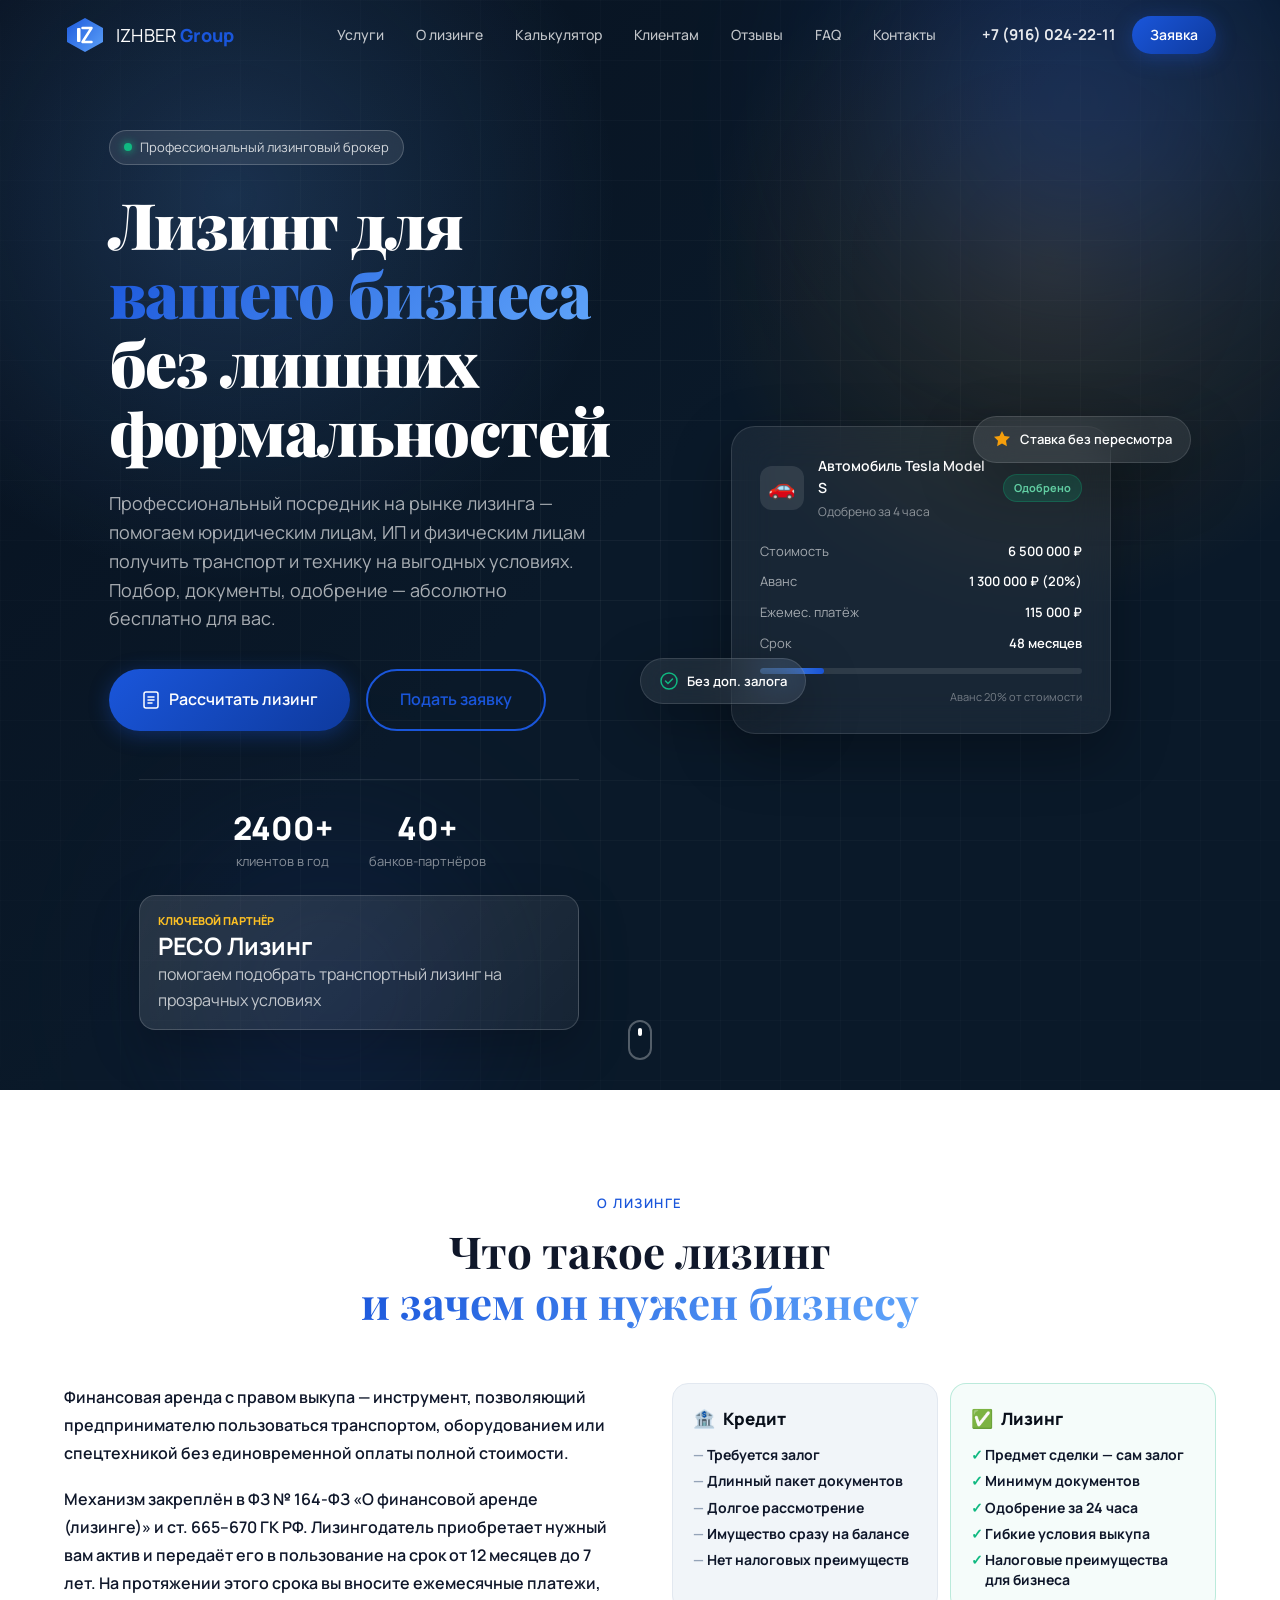
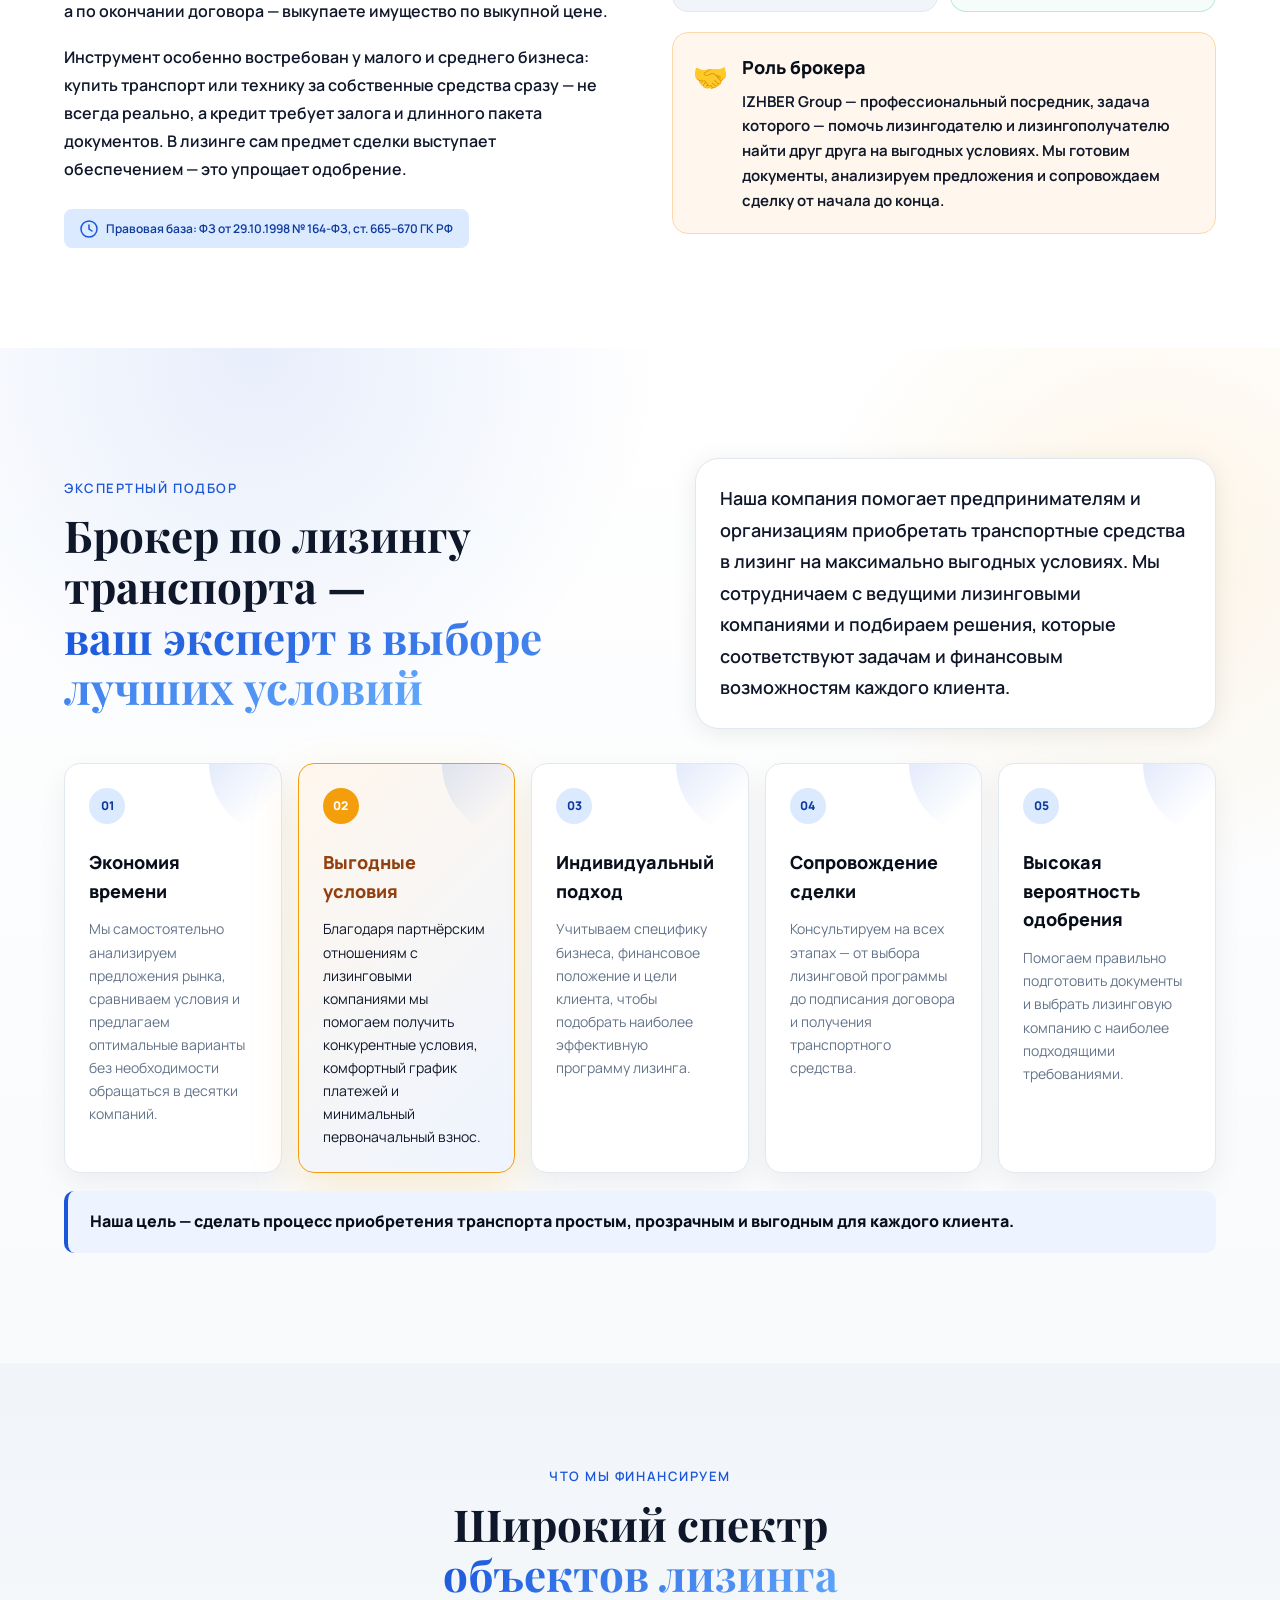
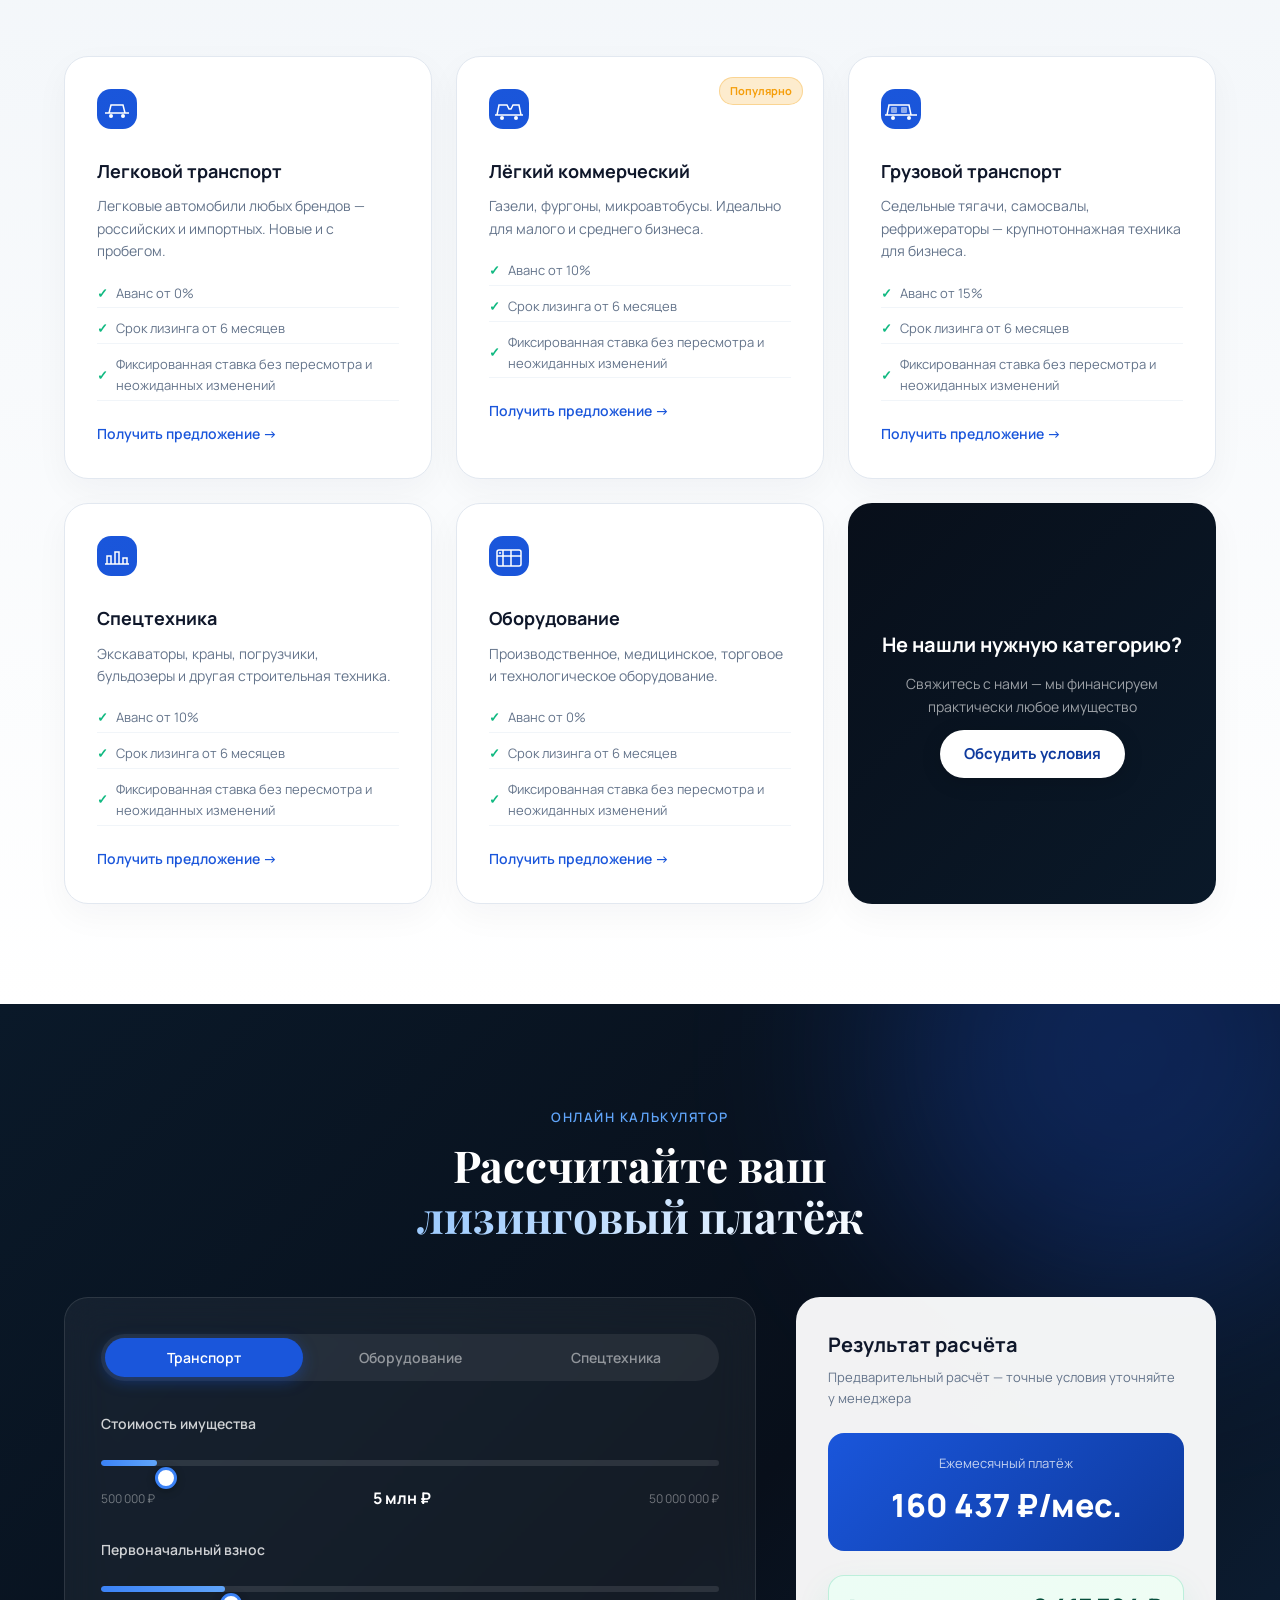
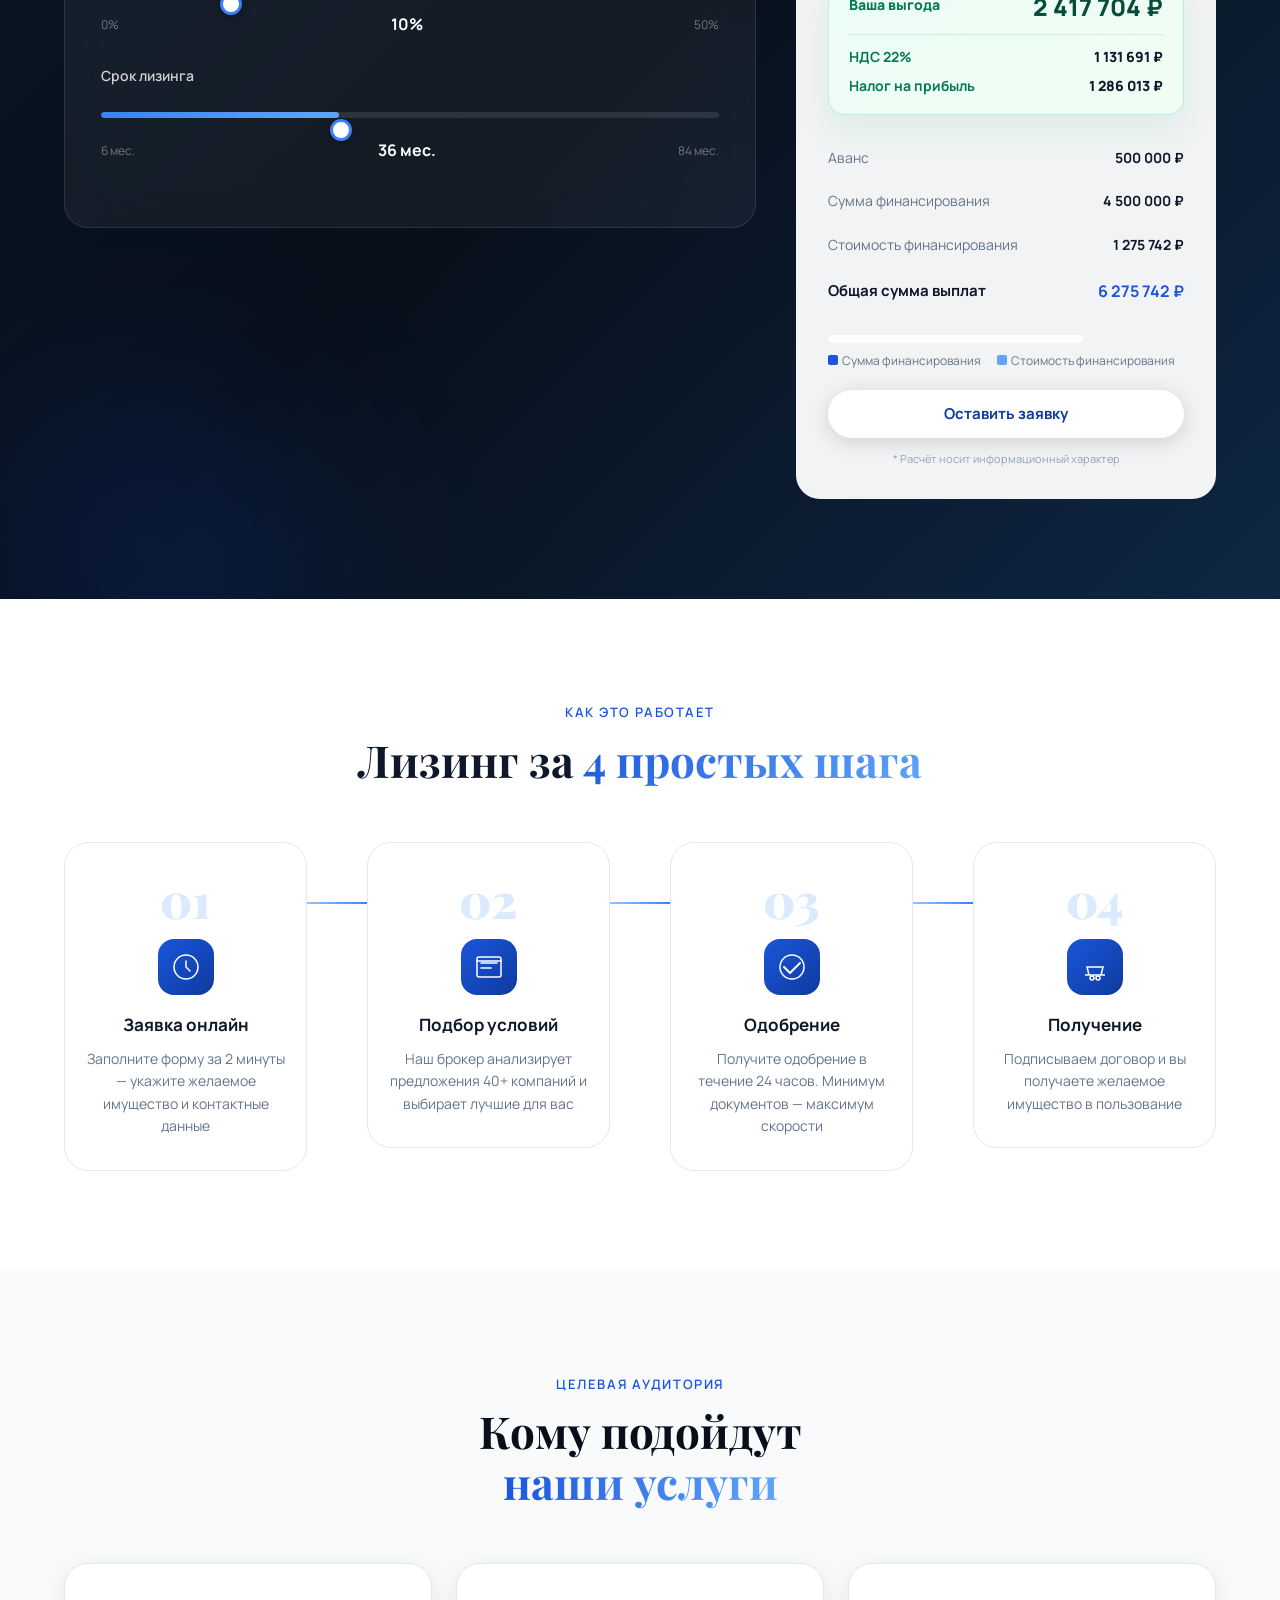
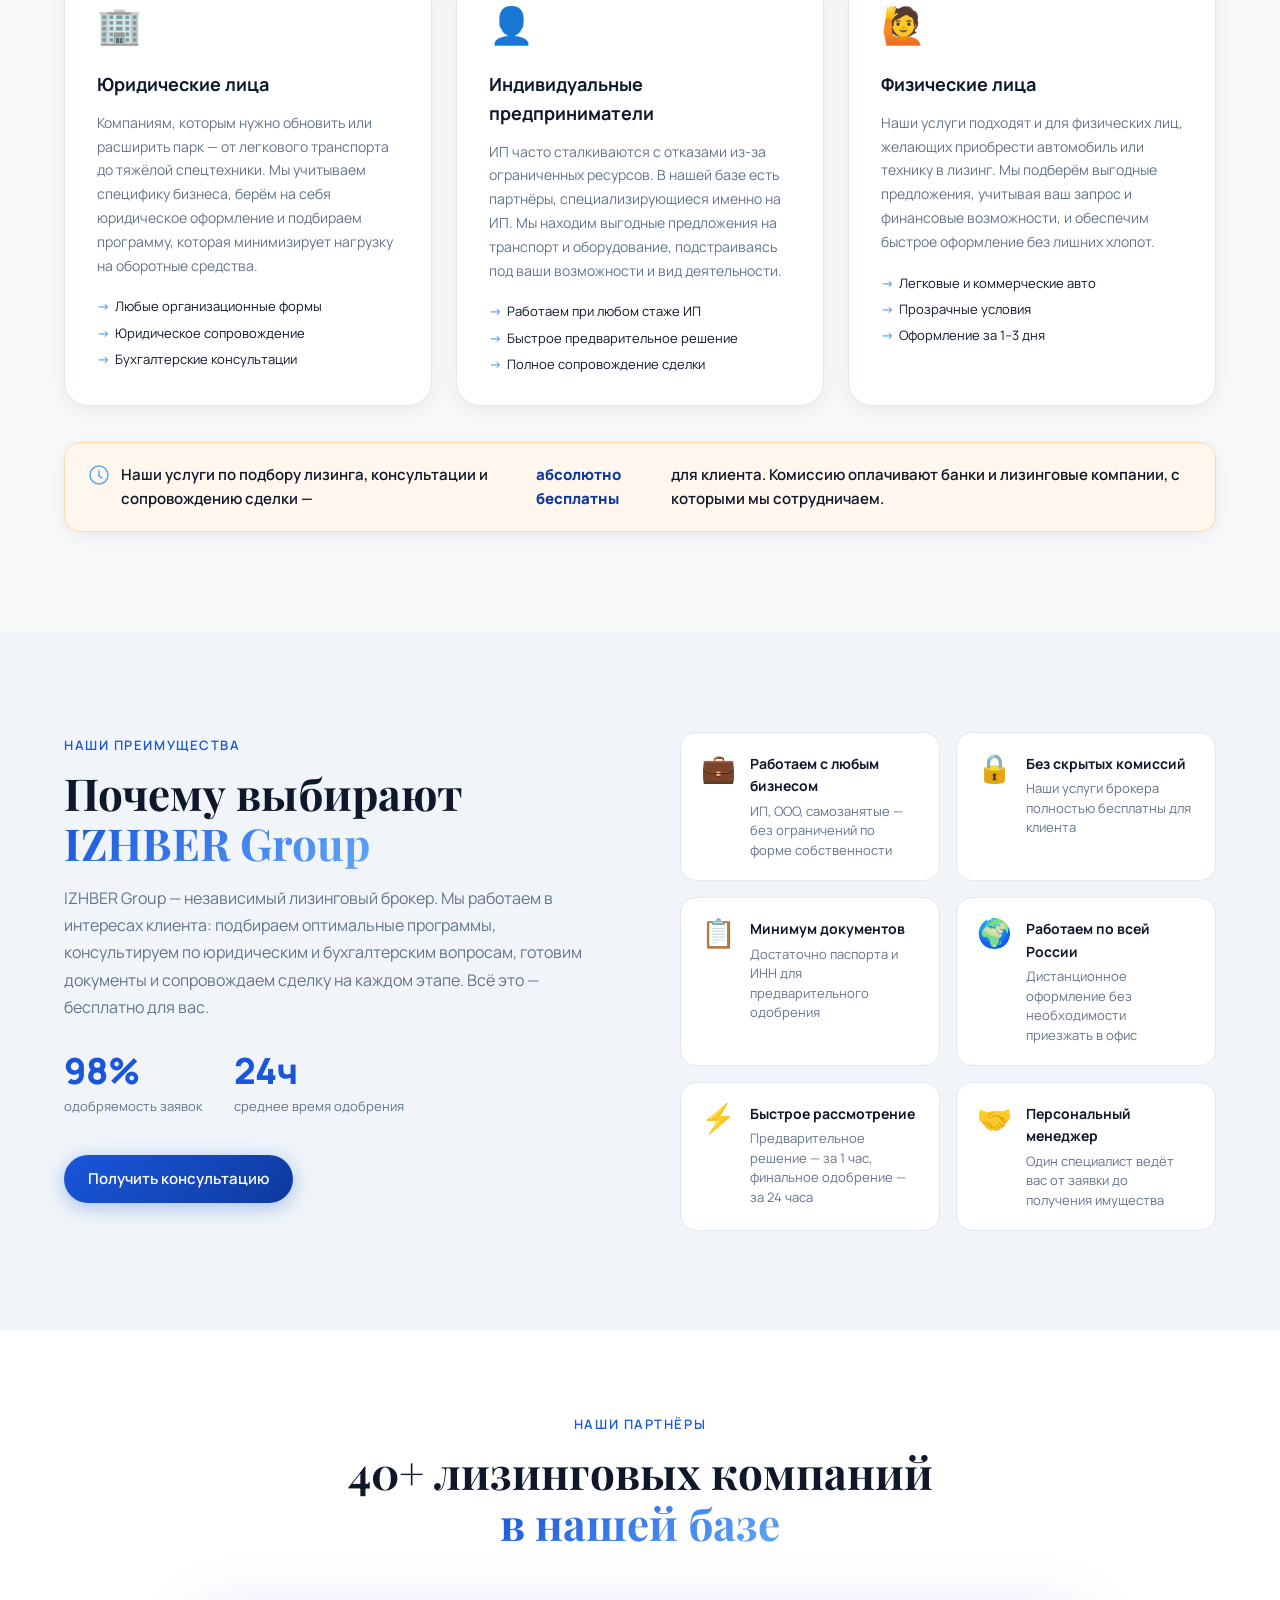
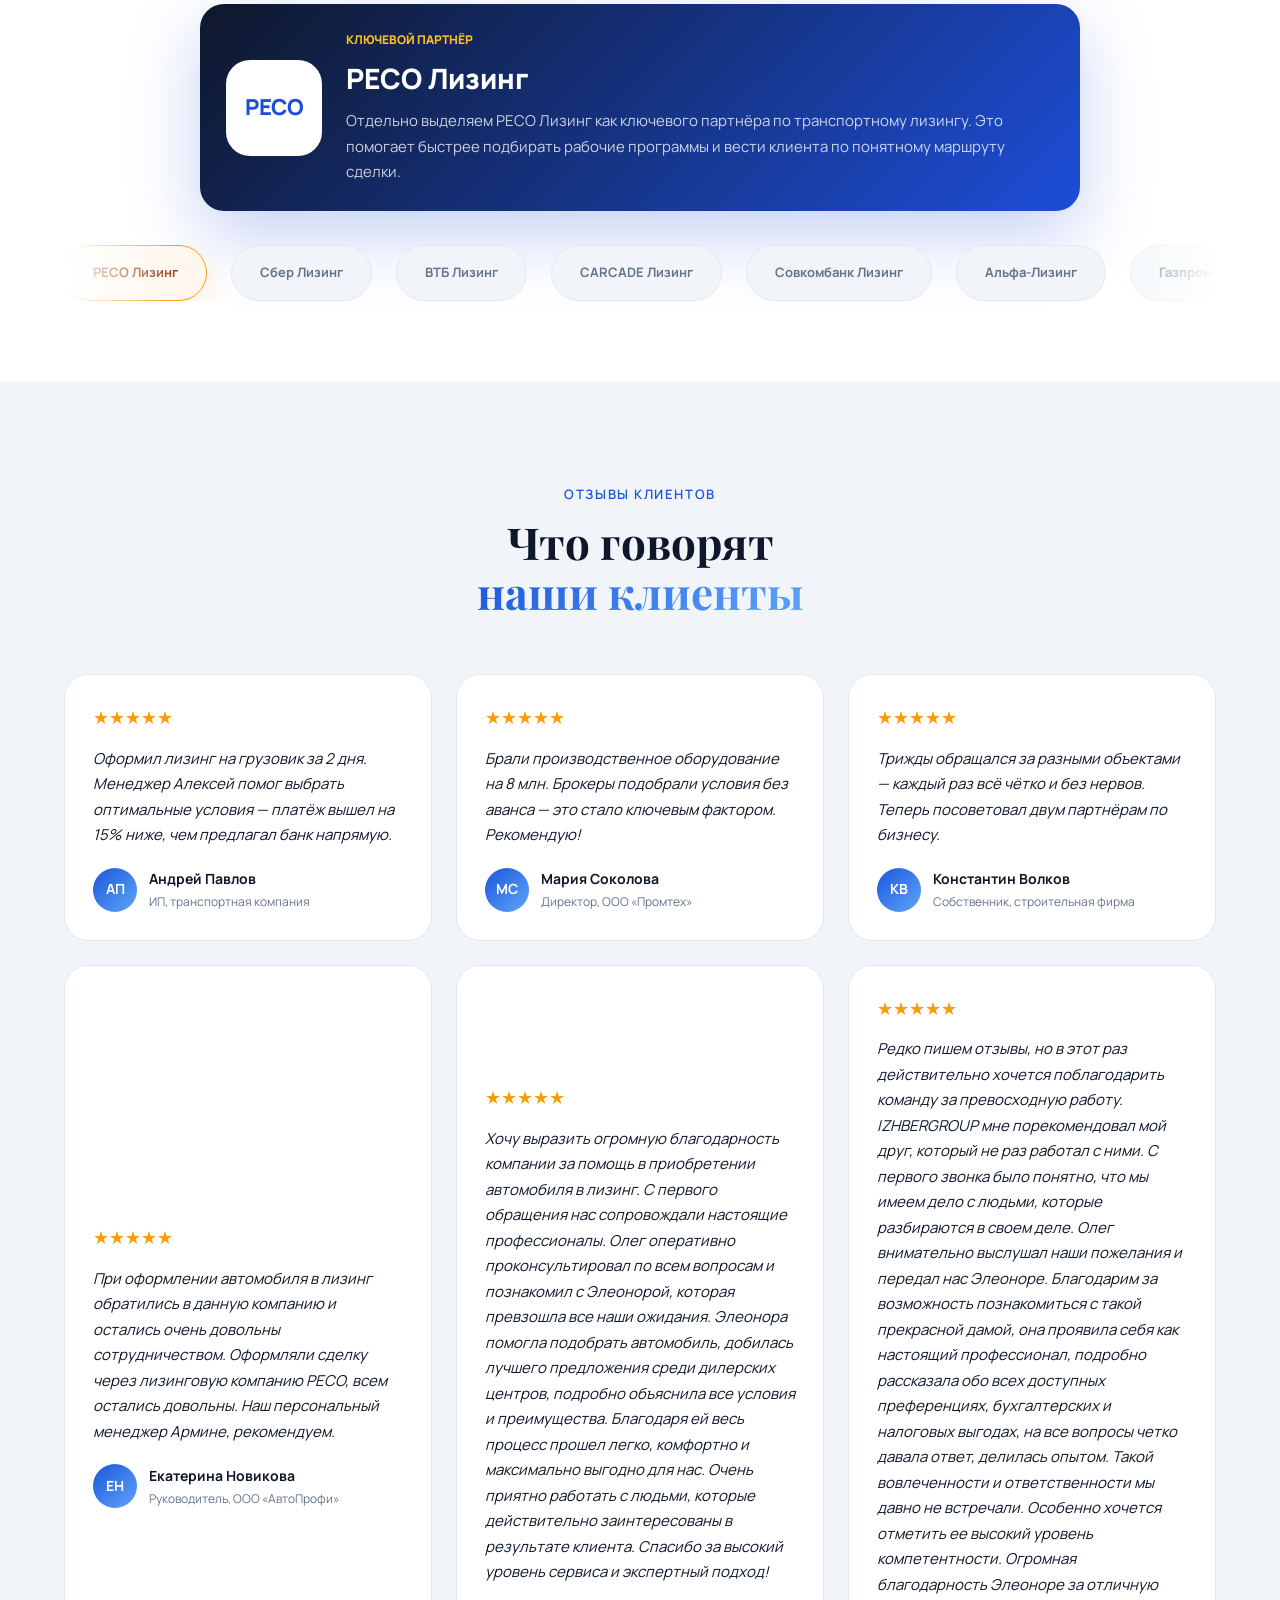
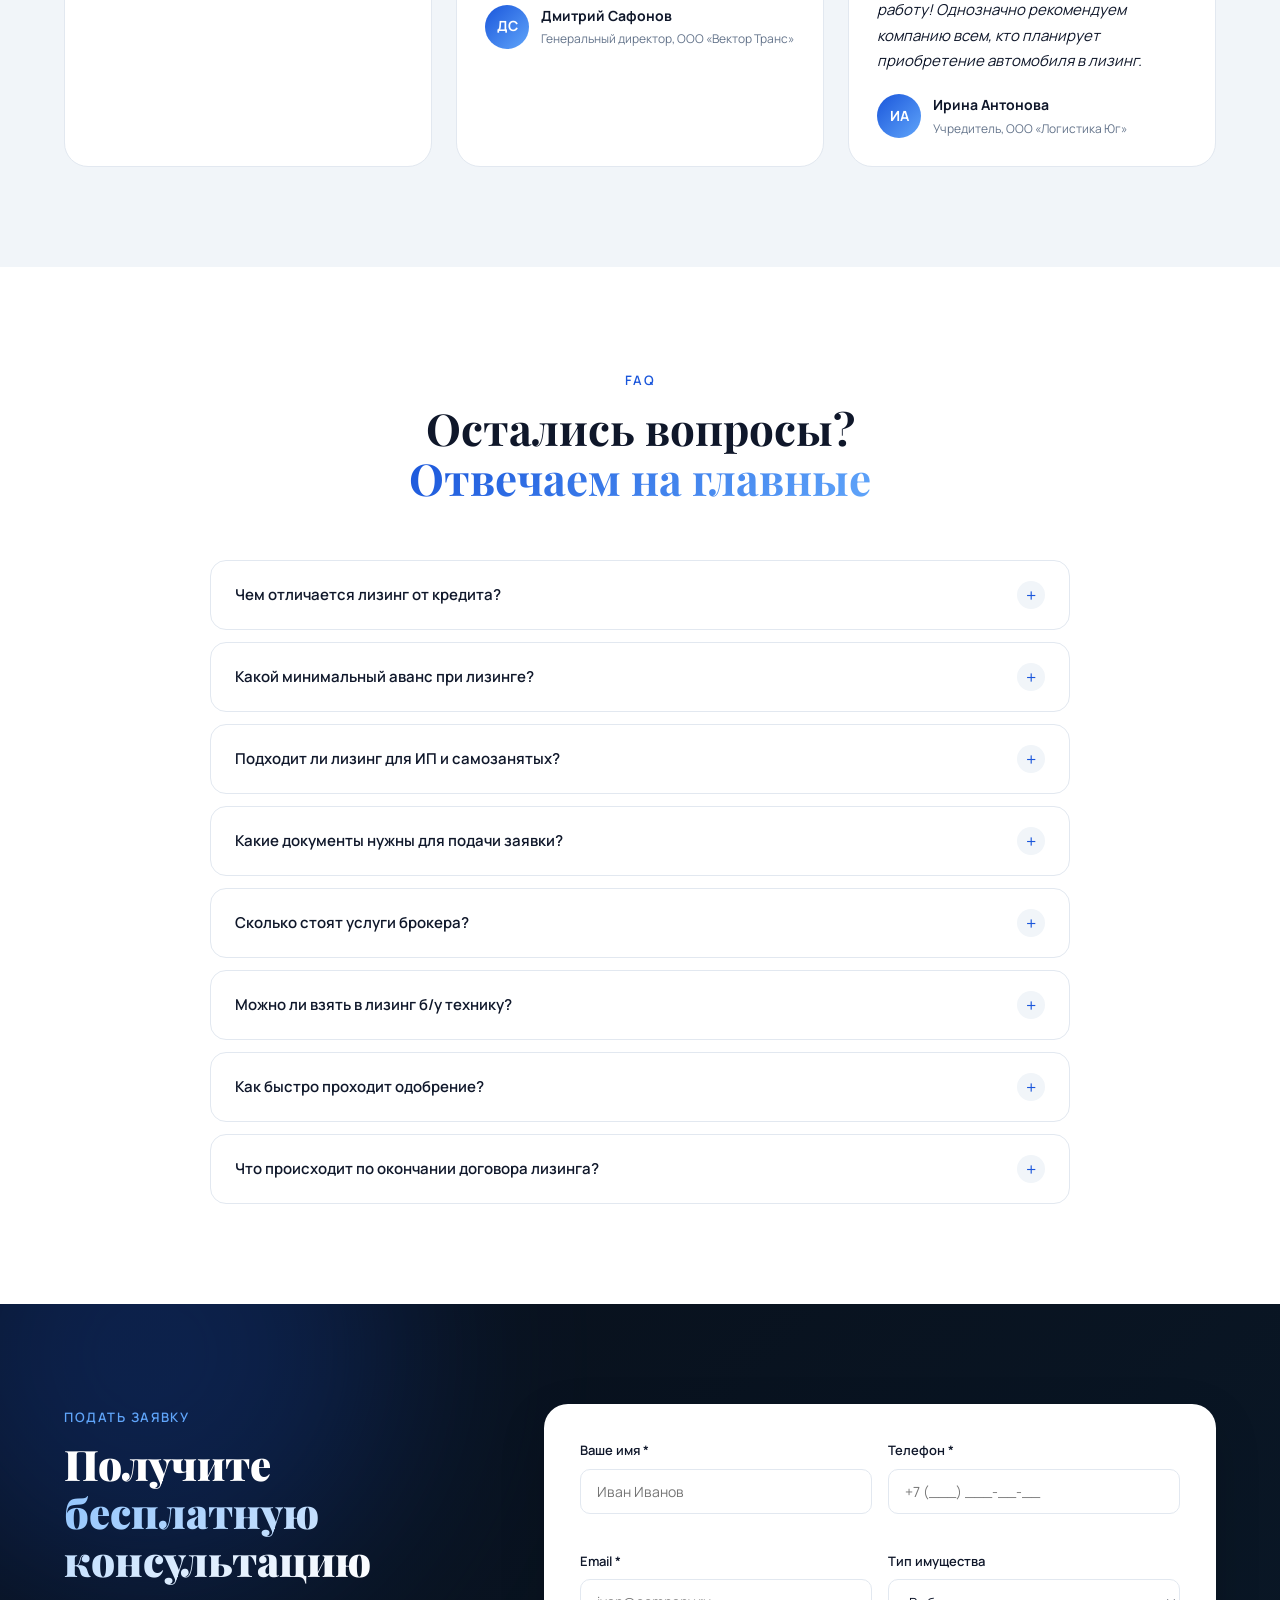
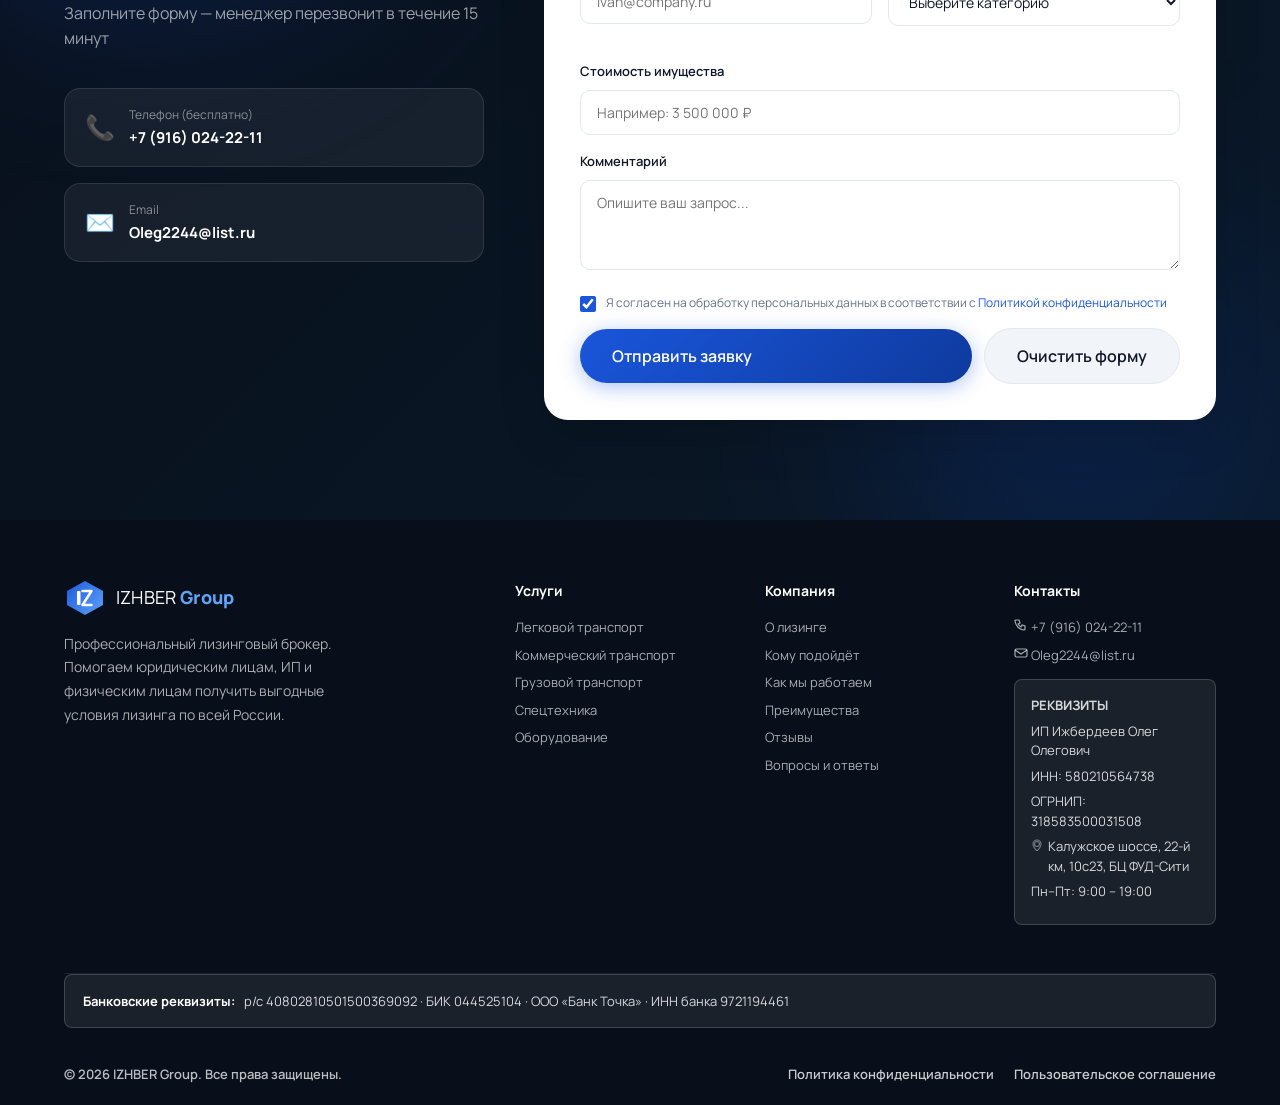
<file: index.html>
<!DOCTYPE html>
<html lang="ru">
<head>
  <meta charset="UTF-8" />
  <meta name="viewport" content="width=device-width, initial-scale=1.0" />
  <title>IZHBER Group — Финансовый брокер</title>
  <link rel="stylesheet" href="styles.css?v=calc-tax-benefit" />
  <link rel="preconnect" href="https://fonts.googleapis.com">
  <link href="https://fonts.googleapis.com/css2?family=Manrope:wght@300;400;500;600;700;800&family=Playfair+Display:wght@700;900&display=swap" rel="stylesheet">
</head>
<body>

<!-- HEADER -->
<header class="header" id="header">
  <div class="header__inner">
    <a href="#" class="logo">
      <span class="logo__icon">
        <svg width="42" height="36" viewBox="0 0 42 36" fill="none" xmlns="http://www.w3.org/2000/svg">
          <defs>
            <linearGradient id="lg1" x1="0" y1="0" x2="42" y2="36" gradientUnits="userSpaceOnUse">
              <stop stop-color="#1a56db"/>
              <stop offset="1" stop-color="#60a5fa"/>
            </linearGradient>
          </defs>
          <!-- Hexagon shape -->
          <path d="M21 1 L39 11 L39 25 L21 35 L3 25 L3 11 Z" fill="url(#lg1)"/>
          <!-- I letter bold -->
          <rect x="13" y="11" width="3.5" height="14" rx="1" fill="white"/>
          <!-- Z letter -->
          <path d="M18.5 11h9l-9 14h9" stroke="white" stroke-width="2.5" stroke-linecap="round" stroke-linejoin="round" fill="none"/>
        </svg>
      </span>
      <span class="logo__text">IZHBER <strong>Group</strong></span>
    </a>
    <nav class="nav" id="nav">
      <a href="#services" class="nav__link">Услуги</a>
      <a href="#about-leasing" class="nav__link">О лизинге</a>
      <a href="#calculator" class="nav__link">Калькулятор</a>
      <a href="#who" class="nav__link">Клиентам</a>
      <a href="#reviews" class="nav__link">Отзывы</a>
      <a href="#faq" class="nav__link">FAQ</a>
      <a href="#contact" class="nav__link">Контакты</a>
    </nav>
    <div class="header__cta">
      <a href="tel:+79160242211" class="header__phone">+7 (916) 024-22-11</a>
      <a href="#form" class="btn btn--primary btn--sm">Заявка</a>
    </div>
    <button class="burger" id="burger" aria-label="Меню">
      <span></span><span></span><span></span>
    </button>
  </div>
</header>

<!-- HERO -->
<section class="hero" id="hero">
  <div class="hero__bg">
    <div class="hero__orb hero__orb--1"></div>
    <div class="hero__orb hero__orb--2"></div>
    <div class="hero__grid"></div>
  </div>
  <div class="container hero__inner">
    <div class="hero__content" data-anim="fadeUp">
      <div class="hero__badge">
        <span class="badge__dot"></span>
        Профессиональный лизинговый брокер
      </div>
      <h1 class="hero__title">
        Лизинг для<br/>
        <span class="text-gradient">вашего бизнеса</span><br/>
        без лишних<br/>формальностей
      </h1>
      <p class="hero__sub">Профессиональный посредник на рынке лизинга — помогаем юридическим лицам, ИП и физическим лицам получить транспорт и технику на выгодных условиях. Подбор, документы, одобрение — абсолютно бесплатно для вас.</p>
      <div class="hero__actions">
        <a href="#calculator" class="btn btn--primary btn--lg">
          <svg width="20" height="20" viewBox="0 0 20 20" fill="none"><rect x="3" y="2" width="14" height="16" rx="2" stroke="currentColor" stroke-width="1.5"/><path d="M7 7h6M7 10h6M7 13h4" stroke="currentColor" stroke-width="1.5" stroke-linecap="round"/></svg>
          Рассчитать лизинг
        </a>
        <a href="#form" class="btn btn--outline btn--lg">Подать заявку</a>
      </div>
      <div class="hero__stats">
        <div class="hero__stat">
          <span class="stat__num" data-count="2400">0</span>
          <span class="stat__label">клиентов в год</span>
        </div>
        <div class="hero__stat">
          <span class="stat__num" data-count="40">0</span>
          <span class="stat__label">банков-партнёров</span>
        </div>
      </div>
      <div class="hero__partner">
        <span class="hero__partner-label">Ключевой партнёр</span>
        <strong>РЕСО Лизинг</strong>
        <span>помогаем подобрать транспортный лизинг на прозрачных условиях</span>
      </div>
    </div>
    <div class="hero__visual" data-anim="fadeRight">
      <div class="hero__card hero__card--main">
        <div class="hcard__header">
          <div class="hcard__icon">🚗</div>
          <div>
            <div class="hcard__title">Автомобиль Tesla Model S</div>
            <div class="hcard__sub">Одобрено за 4 часа</div>
          </div>
          <div class="hcard__badge approved">Одобрено</div>
        </div>
        <div class="hcard__body">
          <div class="hcard__row">
            <span>Стоимость</span><strong>6 500 000 ₽</strong>
          </div>
          <div class="hcard__row">
            <span>Аванс</span><strong>1 300 000 ₽ (20%)</strong>
          </div>
          <div class="hcard__row">
            <span>Ежемес. платёж</span><strong>115 000 ₽</strong>
          </div>
          <div class="hcard__row">
            <span>Срок</span><strong>48 месяцев</strong>
          </div>
          <div class="hcard__progress">
            <div class="hcard__progress-bar" style="width: 20%"></div>
          </div>
          <div class="hcard__hint">Аванс 20% от стоимости</div>
        </div>
      </div>
      <div class="hero__card hero__card--float hero__card--float-1">
        <svg width="20" height="20" viewBox="0 0 20 20" fill="none"><path d="M10 2l2.5 5 5.5.8-4 3.9.9 5.5L10 14.5l-4.9 2.7.9-5.5L2 7.8l5.5-.8L10 2z" fill="#f59e0b"/></svg>
        Ставка без пересмотра
      </div>
      <div class="hero__card hero__card--float hero__card--float-2">
        <svg width="20" height="20" viewBox="0 0 20 20" fill="none"><circle cx="10" cy="10" r="8" stroke="#10b981" stroke-width="1.5"/><path d="M6.5 10l2.5 2.5 4.5-4.5" stroke="#10b981" stroke-width="1.5" stroke-linecap="round"/></svg>
        Без доп. залога
      </div>
    </div>
  </div>
  <div class="hero__scroll">
    <div class="scroll__arrow"></div>
  </div>
</section>

<!-- ABOUT LEASING -->
<section class="about-leasing" id="about-leasing">
  <div class="container">
    <div class="section-header" data-anim="fadeUp">
      <p class="section-label">О лизинге</p>
      <h2 class="section-title">Что такое лизинг<br/><span class="text-gradient">и зачем он нужен бизнесу</span></h2>
    </div>
    <div class="about-leasing__inner">
      <div class="about-leasing__text" data-anim="fadeLeft">
        <p class="about-leasing__lead">Финансовая аренда с правом выкупа — инструмент, позволяющий предпринимателю пользоваться транспортом, оборудованием или спецтехникой без единовременной оплаты полной стоимости.</p>
        <p>Механизм закреплён в ФЗ № 164-ФЗ «О финансовой аренде (лизинге)» и ст. 665–670 ГК РФ. Лизингодатель приобретает нужный вам актив и передаёт его в пользование на срок от 12 месяцев до 7 лет. На протяжении этого срока вы вносите ежемесячные платежи, а по окончании договора — выкупаете имущество по выкупной цене.</p>
        <p>Инструмент особенно востребован у малого и среднего бизнеса: купить транспорт или технику за собственные средства сразу — не всегда реально, а кредит требует залога и длинного пакета документов. В лизинге сам предмет сделки выступает обеспечением — это упрощает одобрение.</p>
        <div class="about-leasing__law">
          <svg width="18" height="18" viewBox="0 0 18 18" fill="none"><circle cx="9" cy="9" r="8" stroke="#1a56db" stroke-width="1.5"/><path d="M9 5v4l3 2" stroke="#1a56db" stroke-width="1.5" stroke-linecap="round"/></svg>
          Правовая база: ФЗ от 29.10.1998 № 164-ФЗ, ст. 665–670 ГК РФ
        </div>
      </div>
      <div class="about-leasing__cards" data-anim="fadeRight">
        <div class="leasing-diff">
          <div class="leasing-diff__col leasing-diff__col--bad">
            <div class="leasing-diff__head">
              <span class="diff__icon">🏦</span> Кредит
            </div>
            <ul>
              <li>Требуется залог</li>
              <li>Длинный пакет документов</li>
              <li>Долгое рассмотрение</li>
              <li>Имущество сразу на балансе</li>
              <li>Нет налоговых преимуществ</li>
            </ul>
          </div>
          <div class="leasing-diff__col leasing-diff__col--good">
            <div class="leasing-diff__head">
              <span class="diff__icon">✅</span> Лизинг
            </div>
            <ul>
              <li>Предмет сделки — сам залог</li>
              <li>Минимум документов</li>
              <li>Одобрение за 24 часа</li>
              <li>Гибкие условия выкупа</li>
              <li>Налоговые преимущества для бизнеса</li>
            </ul>
          </div>
        </div>
        <div class="broker-role">
          <div class="broker-role__icon">🤝</div>
          <div>
            <h4>Роль брокера</h4>
            <p>IZHBER Group — профессиональный посредник, задача которого — помочь лизингодателю и лизингополучателю найти друг друга на выгодных условиях. Мы готовим документы, анализируем предложения и сопровождаем сделку от начала до конца.</p>
          </div>
        </div>
      </div>
    </div>
  </div>
</section>

<!-- BROKER PROMO -->
<section class="broker-promo" id="broker-promo">
  <div class="container">
    <div class="broker-promo__hero" data-anim="fadeUp">
      <div>
        <p class="section-label">Экспертный подбор</p>
        <h2 class="section-title">Брокер по лизингу транспорта —<br/><span class="text-gradient">ваш эксперт в выборе лучших условий</span></h2>
      </div>
      <p class="broker-promo__lead">Наша компания помогает предпринимателям и организациям приобретать транспортные средства в лизинг на максимально выгодных условиях. Мы сотрудничаем с ведущими лизинговыми компаниями и подбираем решения, которые соответствуют задачам и финансовым возможностям каждого клиента.</p>
    </div>
    <div class="broker-promo__grid">
      <article class="broker-promo__card" data-anim="fadeUp" data-delay="0">
        <span>01</span>
        <h3>Экономия времени</h3>
        <p>Мы самостоятельно анализируем предложения рынка, сравниваем условия и предлагаем оптимальные варианты без необходимости обращаться в десятки компаний.</p>
      </article>
      <article class="broker-promo__card broker-promo__card--featured" data-anim="fadeUp" data-delay="100">
        <span>02</span>
        <h3>Выгодные условия</h3>
        <p>Благодаря партнёрским отношениям с лизинговыми компаниями мы помогаем получить конкурентные условия, комфортный график платежей и минимальный первоначальный взнос.</p>
      </article>
      <article class="broker-promo__card" data-anim="fadeUp" data-delay="200">
        <span>03</span>
        <h3>Индивидуальный подход</h3>
        <p>Учитываем специфику бизнеса, финансовое положение и цели клиента, чтобы подобрать наиболее эффективную программу лизинга.</p>
      </article>
      <article class="broker-promo__card" data-anim="fadeUp" data-delay="300">
        <span>04</span>
        <h3>Сопровождение сделки</h3>
        <p>Консультируем на всех этапах — от выбора лизинговой программы до подписания договора и получения транспортного средства.</p>
      </article>
      <article class="broker-promo__card" data-anim="fadeUp" data-delay="400">
        <span>05</span>
        <h3>Высокая вероятность одобрения</h3>
        <p>Помогаем правильно подготовить документы и выбрать лизинговую компанию с наиболее подходящими требованиями.</p>
      </article>
    </div>
    <div class="broker-promo__footer" data-anim="fadeUp">
      Наша цель — сделать процесс приобретения транспорта простым, прозрачным и выгодным для каждого клиента.
    </div>
  </div>
</section>


<!-- SERVICES -->
<section class="services" id="services">
  <div class="container">
    <div class="section-header" data-anim="fadeUp">
      <p class="section-label">Что мы финансируем</p>
      <h2 class="section-title">Широкий спектр<br/><span class="text-gradient">объектов лизинга</span></h2>
    </div>
    <div class="services__grid">
      <div class="service-card" id="service-passenger" data-anim="fadeUp" data-delay="0">
        <div class="service-card__icon">
          <svg width="40" height="40" viewBox="0 0 40 40" fill="none">
            <rect width="40" height="40" rx="14" fill="url(#s1)"/>
            <path d="M8 24h24M12 24l2-8h12l2 8" stroke="#fff" stroke-width="1.5" fill="none"/>
            <circle cx="14" cy="27" r="2" fill="#fff"/>
            <circle cx="26" cy="27" r="2" fill="#fff"/>
            <defs><linearGradient id="s1" x1="0" y1="0" x2="40" y2="40"><stop stop-color="#1a56db"/><stop offset="1" stop-color="#0e3a9e"/></linearGradient></defs>
          </svg>
        </div>
        <h3 class="service-card__title">Легковой транспорт</h3>
        <p class="service-card__desc">Легковые автомобили любых брендов — российских и импортных. Новые и с пробегом.</p>
        <ul class="service-card__features">
          <li>Аванс от 0%</li>
          <li>Срок лизинга от 6 месяцев</li>
          <li>Фиксированная ставка без пересмотра и неожиданных изменений</li>
        </ul>
        <a href="#form" class="service-card__link" data-property="Легковой транспорт">Получить предложение →</a>
      </div>

      <div class="service-card" id="service-commercial" data-anim="fadeUp" data-delay="100">
        <div class="service-card__icon">
          <svg width="40" height="40" viewBox="0 0 40 40" fill="none">
            <rect width="40" height="40" rx="14" fill="url(#s-commercial)"/>
            <path d="M6 26h28M8 26l2-10h8l2 4h2l2-4h6l2 10" stroke="#fff" stroke-width="1.5" fill="none"/>
            <circle cx="13" cy="29" r="2" fill="#fff"/>
            <circle cx="27" cy="29" r="2" fill="#fff"/>
            <defs><linearGradient id="s-commercial" x1="0" y1="0" x2="40" y2="40"><stop stop-color="#1a56db"/><stop offset="1" stop-color="#0e3a9e"/></linearGradient></defs>
          </svg>
        </div>
        <div class="service-card__badge">Популярно</div>
        <h3 class="service-card__title">Лёгкий коммерческий</h3>
        <p class="service-card__desc">Газели, фургоны, микроавтобусы. Идеально для малого и среднего бизнеса.</p>
        <ul class="service-card__features">
          <li>Аванс от 10%</li>
          <li>Срок лизинга от 6 месяцев</li>
          <li>Фиксированная ставка без пересмотра и неожиданных изменений</li>
        </ul>
        <a href="#form" class="service-card__link" data-property="Лёгкий коммерческий">Получить предложение →</a>
      </div>

      <div class="service-card" id="service-cargo" data-anim="fadeUp" data-delay="200">
        <div class="service-card__icon">
          <svg width="40" height="40" viewBox="0 0 40 40" fill="none">
            <rect width="40" height="40" rx="14" fill="url(#s2)"/>
            <path d="M4 26h32M6 26l2-10h20l2 10" stroke="#fff" stroke-width="1.5" fill="none"/>
            <rect x="10" y="18" width="6" height="6" rx="1" fill="rgba(255,255,255,0.5)"/>
            <rect x="20" y="18" width="6" height="6" rx="1" fill="rgba(255,255,255,0.5)"/>
            <circle cx="12" cy="29" r="2" fill="#fff"/>
            <circle cx="28" cy="29" r="2" fill="#fff"/>
            <defs><linearGradient id="s2" x1="0" y1="0" x2="40" y2="40"><stop stop-color="#1a56db"/><stop offset="1" stop-color="#0e3a9e"/></linearGradient></defs>
          </svg>
        </div>
        <h3 class="service-card__title">Грузовой транспорт</h3>
        <p class="service-card__desc">Седельные тягачи, самосвалы, рефрижераторы — крупнотоннажная техника для бизнеса.</p>
        <ul class="service-card__features">
          <li>Аванс от 15%</li>
          <li>Срок лизинга от 6 месяцев</li>
          <li>Фиксированная ставка без пересмотра и неожиданных изменений</li>
        </ul>
        <a href="#form" class="service-card__link" data-property="Грузовой транспорт">Получить предложение →</a>
      </div>

      <div class="service-card" id="service-special" data-anim="fadeUp" data-delay="300">
        <div class="service-card__icon">
          <svg width="40" height="40" viewBox="0 0 40 40" fill="none">
            <rect width="40" height="40" rx="14" fill="url(#s3)"/>
            <path d="M8 28h24M10 28v-8h4v8M18 28v-12h4v12M26 28v-6h4v6" stroke="#fff" stroke-width="1.5"/>
            <defs><linearGradient id="s3" x1="0" y1="0" x2="40" y2="40"><stop stop-color="#1a56db"/><stop offset="1" stop-color="#0e3a9e"/></linearGradient></defs>
          </svg>
        </div>
        <h3 class="service-card__title">Спецтехника</h3>
        <p class="service-card__desc">Экскаваторы, краны, погрузчики, бульдозеры и другая строительная техника.</p>
        <ul class="service-card__features">
          <li>Аванс от 10%</li>
          <li>Срок лизинга от 6 месяцев</li>
          <li>Фиксированная ставка без пересмотра и неожиданных изменений</li>
        </ul>
        <a href="#form" class="service-card__link" data-property="Спецтехника">Получить предложение →</a>
      </div>

      <div class="service-card" id="service-equipment" data-anim="fadeUp" data-delay="400">
        <div class="service-card__icon">
          <svg width="40" height="40" viewBox="0 0 40 40" fill="none">
            <rect width="40" height="40" rx="14" fill="url(#s4)"/>
            <rect x="8" y="14" width="24" height="16" rx="2" stroke="#fff" stroke-width="1.5"/>
            <path d="M8 20h24M14 14v16M22 14v16" stroke="#fff" stroke-width="1.5"/>
            <circle cx="11" cy="17" r="1" fill="#fff"/>
            <defs><linearGradient id="s4" x1="0" y1="0" x2="40" y2="40"><stop stop-color="#1a56db"/><stop offset="1" stop-color="#0e3a9e"/></linearGradient></defs>
          </svg>
        </div>
        <h3 class="service-card__title">Оборудование</h3>
        <p class="service-card__desc">Производственное, медицинское, торговое и технологическое оборудование.</p>
        <ul class="service-card__features">
          <li>Аванс от 0%</li>
          <li>Срок лизинга от 6 месяцев</li>
          <li>Фиксированная ставка без пересмотра и неожиданных изменений</li>
        </ul>
        <a href="#form" class="service-card__link" data-property="Оборудование">Получить предложение →</a>
      </div>

      <div class="service-card service-card--cta" data-anim="fadeUp" data-delay="500">
        <div class="service-cta__content">
          <h3>Не нашли нужную категорию?</h3>
          <p>Свяжитесь с нами — мы финансируем практически любое имущество</p>
          <a href="#form" class="btn btn--white">Обсудить условия</a>
        </div>
      </div>
    </div>
  </div>
</section>

<!-- CALCULATOR -->
<section class="calculator" id="calculator">
  <div class="calculator__bg">
    <div class="calc__orb calc__orb--1"></div>
    <div class="calc__orb calc__orb--2"></div>
  </div>
  <div class="container">
    <div class="section-header" data-anim="fadeUp">
      <p class="section-label section-label--light">Онлайн калькулятор</p>
      <h2 class="section-title section-title--light">Рассчитайте ваш<br/><span class="text-gradient-light">лизинговый платёж</span></h2>
    </div>
    <div class="calc__wrapper" data-anim="fadeUp">
      <div class="calc__form">
        <div class="calc__tabs">
          <button class="calc__tab active" data-type="auto">Транспорт</button>
          <button class="calc__tab" data-type="equipment">Оборудование</button>
          <button class="calc__tab" data-type="truck">Спецтехника</button>
        </div>

        <div class="calc__field">
          <label class="calc__label">Стоимость имущества</label>
          <div class="calc__range-wrap">
            <input type="range" class="calc__range" id="price" min="500000" max="50000000" step="100000" value="5000000"/>
            <div class="calc__range-track"><div class="calc__range-fill" id="priceFill"></div></div>
          </div>
          <div class="calc__range-values">
            <span>500 000 ₽</span>
            <strong class="calc__value" id="priceVal">5 000 000 ₽</strong>
            <span>50 000 000 ₽</span>
          </div>
        </div>

        <div class="calc__field">
          <label class="calc__label">Первоначальный взнос</label>
          <div class="calc__range-wrap">
            <input type="range" class="calc__range" id="advance" min="0" max="50" step="5" value="10"/>
            <div class="calc__range-track"><div class="calc__range-fill" id="advanceFill"></div></div>
          </div>
          <div class="calc__range-values">
            <span>0%</span>
            <strong class="calc__value" id="advanceVal">10%</strong>
            <span>50%</span>
          </div>
        </div>

        <div class="calc__field">
          <label class="calc__label">Срок лизинга</label>
          <div class="calc__range-wrap">
            <input type="range" class="calc__range" id="term" min="6" max="84" step="6" value="36"/>
            <div class="calc__range-track"><div class="calc__range-fill" id="termFill"></div></div>
          </div>
          <div class="calc__range-values">
            <span>6 мес.</span>
            <strong class="calc__value" id="termVal">36 мес.</strong>
            <span>84 мес.</span>
          </div>
        </div>

      </div>

      <div class="calc__result">
        <div class="calc__result-inner">
          <div class="calc__result-header">
            <h3>Результат расчёта</h3>
            <p>Предварительный расчёт — точные условия уточняйте у менеджера</p>
          </div>
          <div class="calc__result-main">
            <div class="calc__payment">
              <span class="calc__payment-label">Ежемесячный платёж</span>
              <span class="calc__payment-amount" id="monthlyPayment">—</span>
            </div>
          </div>
          <div class="calc__benefit">
            <div class="calc__benefit-head">
              <span>Ваша выгода</span>
              <strong id="taxBenefitTotal">—</strong>
            </div>
            <div class="calc__benefit-row">
              <span>НДС 22%</span>
              <strong id="vatBenefit">—</strong>
            </div>
            <div class="calc__benefit-row">
              <span>Налог на прибыль</span>
              <strong id="profitTaxBenefit">—</strong>
            </div>
          </div>
          <div class="calc__result-breakdown">
            <div class="breakdown__item">
              <span>Аванс</span>
              <strong id="advanceAmount">—</strong>
            </div>
            <div class="breakdown__item">
              <span>Сумма финансирования</span>
              <strong id="bodyAmount">—</strong>
            </div>
            <div class="breakdown__item">
              <span>Стоимость финансирования</span>
              <strong id="overpayAmount">—</strong>
            </div>
            <div class="breakdown__item breakdown__item--total">
              <span>Общая сумма выплат</span>
              <strong id="totalAmount">—</strong>
            </div>
          </div>
          <div class="calc__chart">
            <svg id="chartSvg" width="100%" height="8" viewBox="0 0 300 8" preserveAspectRatio="none">
              <rect width="300" height="8" rx="4" fill="rgba(255,255,255,0.1)"/>
              <rect id="chartBar1" height="8" rx="4" fill="#fff" opacity="0.9"/>
            </svg>
            <div class="calc__chart-legend">
              <span><i style="background:#1a56db"></i>Сумма финансирования</span>
              <span><i style="background:#60a5fa"></i>Стоимость финансирования</span>
            </div>
          </div>
          <a href="#form" class="btn btn--white btn--full">Оставить заявку</a>
          <p class="calc__disclaimer">* Расчёт носит информационный характер</p>
        </div>
      </div>
    </div>
  </div>
</section>

<!-- HOW IT WORKS -->
<section class="how" id="how">
  <div class="container">
    <div class="section-header" data-anim="fadeUp">
      <p class="section-label">Как это работает</p>
      <h2 class="section-title">Лизинг за <span class="text-gradient">4 простых шага</span></h2>
    </div>
    <div class="how__steps">
      <div class="how__step" data-anim="fadeUp" data-delay="0">
        <div class="step__num">01</div>
        <div class="step__icon">
          <svg width="32" height="32" viewBox="0 0 32 32" fill="none"><path d="M16 4a12 12 0 100 24A12 12 0 0016 4zm0 6v6l4 4" stroke="currentColor" stroke-width="1.5" stroke-linecap="round"/></svg>
        </div>
        <h3>Заявка онлайн</h3>
        <p>Заполните форму за 2 минуты — укажите желаемое имущество и контактные данные</p>
      </div>
      <div class="how__connector"></div>
      <div class="how__step" data-anim="fadeUp" data-delay="150">
        <div class="step__num">02</div>
        <div class="step__icon">
          <svg width="32" height="32" viewBox="0 0 32 32" fill="none"><rect x="4" y="6" width="24" height="20" rx="2" stroke="currentColor" stroke-width="1.5"/><path d="M8 12h16M8 17h10M4 10h24" stroke="currentColor" stroke-width="1.5" stroke-linecap="round"/></svg>
        </div>
        <h3>Подбор условий</h3>
        <p>Наш брокер анализирует предложения 40+ компаний и выбирает лучшие для вас</p>
      </div>
      <div class="how__connector"></div>
      <div class="how__step" data-anim="fadeUp" data-delay="300">
        <div class="step__num">03</div>
        <div class="step__icon">
          <svg width="32" height="32" viewBox="0 0 32 32" fill="none"><path d="M8 16l6 6 10-10" stroke="currentColor" stroke-width="2" stroke-linecap="round" stroke-linejoin="round"/><circle cx="16" cy="16" r="12" stroke="currentColor" stroke-width="1.5"/></svg>
        </div>
        <h3>Одобрение</h3>
        <p>Получите одобрение в течение 24 часов. Минимум документов — максимум скорости</p>
      </div>
      <div class="how__connector"></div>
      <div class="how__step" data-anim="fadeUp" data-delay="450">
        <div class="step__num">04</div>
        <div class="step__icon">
          <svg width="32" height="32" viewBox="0 0 32 32" fill="none"><path d="M6 24h20M10 24l-2-8h16l-2 8" stroke="currentColor" stroke-width="1.5" fill="none"/><circle cx="13" cy="27" r="2" stroke="currentColor" stroke-width="1.5"/><circle cx="19" cy="27" r="2" stroke="currentColor" stroke-width="1.5"/></svg>
        </div>
        <h3>Получение</h3>
        <p>Подписываем договор и вы получаете желаемое имущество в пользование</p>
      </div>
    </div>
  </div>
</section>

<!-- WHO WE HELP -->
<section class="who" id="who">
  <div class="who__bg">
    <div class="who__orb"></div>
  </div>
  <div class="container">
    <div class="section-header" data-anim="fadeUp">
      <p class="section-label section-label--light">Целевая аудитория</p>
      <h2 class="section-title section-title--light">Кому подойдут<br/><span class="text-gradient-light">наши услуги</span></h2>
    </div>
    <div class="who__grid">
      <div class="who-card" data-anim="fadeUp" data-delay="0">
        <div class="who-card__icon">🏢</div>
        <h3>Юридические лица</h3>
        <p>Компаниям, которым нужно обновить или расширить парк — от легкового транспорта до тяжёлой спецтехники. Мы учитываем специфику бизнеса, берём на себя юридическое оформление и подбираем программу, которая минимизирует нагрузку на оборотные средства.</p>
        <ul class="who-card__list">
          <li>Любые организационные формы</li>
          <li>Юридическое сопровождение</li>
          <li>Бухгалтерские консультации</li>
        </ul>
      </div>
      <div class="who-card" data-anim="fadeUp" data-delay="150">
        <div class="who-card__icon">👤</div>
        <h3>Индивидуальные предприниматели</h3>
        <p>ИП часто сталкиваются с отказами из-за ограниченных ресурсов. В нашей базе есть партнёры, специализирующиеся именно на ИП. Мы находим выгодные предложения на транспорт и оборудование, подстраиваясь под ваши возможности и вид деятельности.</p>
        <ul class="who-card__list">
          <li>Работаем при любом стаже ИП</li>
          <li>Быстрое предварительное решение</li>
          <li>Полное сопровождение сделки</li>
        </ul>
      </div>
      <div class="who-card" data-anim="fadeUp" data-delay="300">
        <div class="who-card__icon">🙋</div>
        <h3>Физические лица</h3>
        <p>Наши услуги подходят и для физических лиц, желающих приобрести автомобиль или технику в лизинг. Мы подберём выгодные предложения, учитывая ваш запрос и финансовые возможности, и обеспечим быстрое оформление без лишних хлопот.</p>
        <ul class="who-card__list">
          <li>Легковые и коммерческие авто</li>
          <li>Прозрачные условия</li>
          <li>Оформление за 1–3 дня</li>
        </ul>
      </div>
    </div>
    <div class="who__note" data-anim="fadeUp">
      <svg width="20" height="20" viewBox="0 0 20 20" fill="none"><circle cx="10" cy="10" r="9" stroke="#60a5fa" stroke-width="1.5"/><path d="M10 6v5l3 2" stroke="#60a5fa" stroke-width="1.5" stroke-linecap="round"/></svg>
      Наши услуги по подбору лизинга, консультации и сопровождению сделки — <strong class="who__note-accent">абсолютно бесплатны</strong> для клиента. Комиссию оплачивают банки и лизинговые компании, с которыми мы сотрудничаем.
    </div>
  </div>
</section>

<!-- ADVANTAGES -->
<section class="advantages" id="advantages">
  <div class="container">
    <div class="advantages__inner">
      <div class="advantages__left" data-anim="fadeLeft">
        <p class="section-label">Наши преимущества</p>
        <h2 class="section-title">Почему выбирают<br/><span class="text-gradient">IZHBER Group</span></h2>
        <p class="advantages__desc">IZHBER Group — независимый лизинговый брокер. Мы работаем в интересах клиента: подбираем оптимальные программы, консультируем по юридическим и бухгалтерским вопросам, готовим документы и сопровождаем сделку на каждом этапе. Всё это — бесплатно для вас.</p>
        <div class="advantages__numbers">
          <div class="adv-num">
            <span class="adv-num__val">98%</span>
            <span class="adv-num__label">одобряемость заявок</span>
          </div>
          <div class="adv-num">
            <span class="adv-num__val">24ч</span>
            <span class="adv-num__label">среднее время одобрения</span>
          </div>
        </div>
        <a href="#form" class="btn btn--primary">Получить консультацию</a>
      </div>
      <div class="advantages__right" data-anim="fadeRight">
        <div class="adv-card" data-delay="0">
          <div class="adv-card__icon">💼</div>
          <div>
            <h4>Работаем с любым бизнесом</h4>
            <p>ИП, ООО, самозанятые — без ограничений по форме собственности</p>
          </div>
        </div>
        <div class="adv-card" data-delay="100">
          <div class="adv-card__icon">🔒</div>
          <div>
            <h4>Без скрытых комиссий</h4>
            <p>Наши услуги брокера полностью бесплатны для клиента</p>
          </div>
        </div>
        <div class="adv-card" data-delay="200">
          <div class="adv-card__icon">📋</div>
          <div>
            <h4>Минимум документов</h4>
            <p>Достаточно паспорта и ИНН для предварительного одобрения</p>
          </div>
        </div>
        <div class="adv-card" data-delay="300">
          <div class="adv-card__icon">🌍</div>
          <div>
            <h4>Работаем по всей России</h4>
            <p>Дистанционное оформление без необходимости приезжать в офис</p>
          </div>
        </div>
        <div class="adv-card" data-delay="400">
          <div class="adv-card__icon">⚡</div>
          <div>
            <h4>Быстрое рассмотрение</h4>
            <p>Предварительное решение — за 1 час, финальное одобрение — за 24 часа</p>
          </div>
        </div>
        <div class="adv-card" data-delay="500">
          <div class="adv-card__icon">🤝</div>
          <div>
            <h4>Персональный менеджер</h4>
            <p>Один специалист ведёт вас от заявки до получения имущества</p>
          </div>
        </div>
      </div>
    </div>
  </div>
</section>

<!-- PARTNERS -->
<section class="partners" id="partners">
  <div class="container">
    <div class="section-header" data-anim="fadeUp">
      <p class="section-label">Наши партнёры</p>
      <h2 class="section-title">40+ лизинговых компаний<br/><span class="text-gradient">в нашей базе</span></h2>
    </div>
    <div class="reso-partner" data-anim="fadeUp">
      <div class="reso-partner__mark">РЕСО</div>
      <div>
        <p class="reso-partner__eyebrow">Ключевой партнёр</p>
        <h3>РЕСО Лизинг</h3>
        <p>Отдельно выделяем РЕСО Лизинг как ключевого партнёра по транспортному лизингу. Это помогает быстрее подбирать рабочие программы и вести клиента по понятному маршруту сделки.</p>
      </div>
    </div>
    <div class="partners__track-wrap">
      <div class="partners__track">
        <div class="partner-logo partner-logo--key">РЕСО Лизинг</div>
        <div class="partner-logo">Сбер Лизинг</div>
        <div class="partner-logo">ВТБ Лизинг</div>
        <div class="partner-logo">CARCADE Лизинг</div>
        <div class="partner-logo">Совкомбанк Лизинг</div>
        <div class="partner-logo">Альфа-Лизинг</div>
        <div class="partner-logo">Газпромбанк Лизинг</div>
        <div class="partner-logo">Европлан</div>
        <div class="partner-logo">ПАО Росбанк</div>
        <div class="partner-logo">ГТЛК</div>
        <div class="partner-logo">МКБ Лизинг</div>
        <div class="partner-logo partner-logo--key">РЕСО Лизинг</div>
        <div class="partner-logo">Сбер Лизинг</div>
        <div class="partner-logo">ВТБ Лизинг</div>
        <div class="partner-logo">CARCADE Лизинг</div>
        <div class="partner-logo">Совкомбанк Лизинг</div>
        <div class="partner-logo">Альфа-Лизинг</div>
        <div class="partner-logo">Газпромбанк Лизинг</div>
        <div class="partner-logo">Европлан</div>
        <div class="partner-logo">ПАО Росбанк</div>
        <div class="partner-logo">ГТЛК</div>
        <div class="partner-logo">МКБ Лизинг</div>
      </div>
    </div>
  </div>
</section>

<!-- REVIEWS -->
<section class="reviews" id="reviews">
  <div class="container">
    <div class="section-header" data-anim="fadeUp">
      <p class="section-label">Отзывы клиентов</p>
      <h2 class="section-title">Что говорят<br/><span class="text-gradient">наши клиенты</span></h2>
    </div>
    <div class="reviews__grid">
      <div class="review-card" data-anim="fadeUp" data-delay="0">
        <div class="review-card__rating">★★★★★</div>
        <p class="review-card__text">Оформил лизинг на грузовик за 2 дня. Менеджер Алексей помог выбрать оптимальные условия — платёж вышел на 15% ниже, чем предлагал банк напрямую.</p>
        <div class="review-card__author">
          <div class="author__avatar">АП</div>
          <div>
            <div class="author__name">Андрей Павлов</div>
            <div class="author__role">ИП, транспортная компания</div>
          </div>
        </div>
      </div>
      <div class="review-card" data-anim="fadeUp" data-delay="150">
        <div class="review-card__rating">★★★★★</div>
        <p class="review-card__text">Брали производственное оборудование на 8 млн. Брокеры подобрали условия без аванса — это стало ключевым фактором. Рекомендую!</p>
        <div class="review-card__author">
          <div class="author__avatar">МС</div>
          <div>
            <div class="author__name">Мария Соколова</div>
            <div class="author__role">Директор, ООО «Промтех»</div>
          </div>
        </div>
      </div>
      <div class="review-card" data-anim="fadeUp" data-delay="300">
        <div class="review-card__rating">★★★★★</div>
        <p class="review-card__text">Трижды обращался за разными объектами — каждый раз всё чётко и без нервов. Теперь посоветовал двум партнёрам по бизнесу.</p>
        <div class="review-card__author">
          <div class="author__avatar">КВ</div>
          <div>
            <div class="author__name">Константин Волков</div>
            <div class="author__role">Собственник, строительная фирма</div>
          </div>
        </div>
      </div>
      <div class="review-card" data-anim="fadeUp" data-delay="450">
        <div class="review-card__rating">★★★★★</div>
        <p class="review-card__text">При оформлении автомобиля в лизинг обратились в данную компанию и остались очень довольны сотрудничеством. Оформляли сделку через лизинговую компанию РЕСО, всем остались довольны. Наш персональный менеджер Армине, рекомендуем.</p>
        <div class="review-card__author">
          <div class="author__avatar">ЕН</div>
          <div>
            <div class="author__name">Екатерина Новикова</div>
            <div class="author__role">Руководитель, ООО «АвтоПрофи»</div>
          </div>
        </div>
      </div>
      <div class="review-card" data-anim="fadeUp" data-delay="600">
        <div class="review-card__rating">★★★★★</div>
        <p class="review-card__text">Хочу выразить огромную благодарность компании за помощь в приобретении автомобиля в лизинг. С первого обращения нас сопровождали настоящие профессионалы. Олег оперативно проконсультировал по всем вопросам и познакомил с Элеонорой, которая превзошла все наши ожидания. Элеонора помогла подобрать автомобиль, добилась лучшего предложения среди дилерских центров, подробно объяснила все условия и преимущества. Благодаря ей весь процесс прошел легко, комфортно и максимально выгодно для нас. Очень приятно работать с людьми, которые действительно заинтересованы в результате клиента. Спасибо за высокий уровень сервиса и экспертный подход!</p>
        <div class="review-card__author">
          <div class="author__avatar">ДС</div>
          <div>
            <div class="author__name">Дмитрий Сафонов</div>
            <div class="author__role">Генеральный директор, ООО «Вектор Транс»</div>
          </div>
        </div>
      </div>
      <div class="review-card" data-anim="fadeUp" data-delay="750">
        <div class="review-card__rating">★★★★★</div>
        <p class="review-card__text">Редко пишем отзывы, но в этот раз действительно хочется поблагодарить команду за превосходную работу. IZHBERGROUP мне порекомендовал мой друг, который не раз работал с ними. С первого звонка было понятно, что мы имеем дело с людьми, которые разбираются в своем деле. Олег внимательно выслушал наши пожелания и передал нас Элеоноре. Благодарим за возможность познакомиться с такой прекрасной дамой, она проявила себя как настоящий профессионал, подробно рассказала обо всех доступных преференциях, бухгалтерских и налоговых выгодах, на все вопросы четко давала ответ, делилась опытом. Такой вовлеченности и ответственности мы давно не встречали. Особенно хочется отметить ее высокий уровень компетентности. Огромная благодарность Элеоноре за отличную работу! Однозначно рекомендуем компанию всем, кто планирует приобретение автомобиля в лизинг.</p>
        <div class="review-card__author">
          <div class="author__avatar">ИА</div>
          <div>
            <div class="author__name">Ирина Антонова</div>
            <div class="author__role">Учредитель, ООО «Логистика Юг»</div>
          </div>
        </div>
      </div>
    </div>
  </div>
</section>

<!-- FAQ -->
<section class="faq" id="faq">
  <div class="container">
    <div class="section-header" data-anim="fadeUp">
      <p class="section-label">FAQ</p>
      <h2 class="section-title">Остались вопросы?<br/><span class="text-gradient">Отвечаем на главные</span></h2>
    </div>
    <div class="faq__grid">
      <div class="faq__item" data-anim="fadeUp" data-delay="0">
        <button class="faq__question" aria-expanded="false">
          <span>Чем отличается лизинг от кредита?</span>
          <span class="faq__icon">+</span>
        </button>
        <div class="faq__answer">
          <p>При лизинге имущество остаётся в собственности лизинговой компании до окончания договора — это снижает ваши риски и позволяет получить налоговые льготы. Лизинговые платежи полностью относятся на расходы, что уменьшает налогооблагаемую базу. Кредит же требует залога и сложнее в одобрении для малого бизнеса.</p>
        </div>
      </div>
      <div class="faq__item" data-anim="fadeUp" data-delay="80">
        <button class="faq__question" aria-expanded="false">
          <span>Какой минимальный аванс при лизинге?</span>
          <span class="faq__icon">+</span>
        </button>
        <div class="faq__answer">
          <p>В зависимости от объекта и вашей кредитной истории аванс может составлять от 0% (для оборудования и некоторых видов транспорта) до 15–20% для грузовой и специализированной техники. Мы подбираем условия под ваши возможности.</p>
        </div>
      </div>
      <div class="faq__item" data-anim="fadeUp" data-delay="160">
        <button class="faq__question" aria-expanded="false">
          <span>Подходит ли лизинг для ИП и самозанятых?</span>
          <span class="faq__icon">+</span>
        </button>
        <div class="faq__answer">
          <p>Да. Мы работаем с ИП, ООО, ПАО и самозанятыми. Для ИП условия могут немного отличаться от условий для юрлиц, однако в нашей базе есть лизинговые компании, специализирующиеся именно на работе с индивидуальными предпринимателями.</p>
        </div>
      </div>
      <div class="faq__item" data-anim="fadeUp" data-delay="240">
        <button class="faq__question" aria-expanded="false">
          <span>Какие документы нужны для подачи заявки?</span>
          <span class="faq__icon">+</span>
        </button>
        <div class="faq__answer">
          <p>Для предварительного одобрения достаточно паспорта и ИНН. Для финального решения потребуются: учредительные документы, финансовая отчётность за последний год, выписка с расчётного счёта. Перечень зависит от лизинговой компании и суммы сделки.</p>
        </div>
      </div>
      <div class="faq__item" data-anim="fadeUp" data-delay="320">
        <button class="faq__question" aria-expanded="false">
          <span>Сколько стоят услуги брокера?</span>
          <span class="faq__icon">+</span>
        </button>
        <div class="faq__answer">
          <p>Наши услуги полностью бесплатны для клиента. Вознаграждение брокер получает от лизинговой компании после успешного заключения сделки. Вы не платите ни за консультацию, ни за подбор условий, ни за сопровождение.</p>
        </div>
      </div>
      <div class="faq__item" data-anim="fadeUp" data-delay="400">
        <button class="faq__question" aria-expanded="false">
          <span>Можно ли взять в лизинг б/у технику?</span>
          <span class="faq__icon">+</span>
        </button>
        <div class="faq__answer">
          <p>Да, многие наши партнёры финансируют имущество с пробегом или с нулевым износом. Требования к возрасту техники зависят от её типа: для автомобилей — как правило, не старше 5–7 лет, для спецтехники — до 10 лет. Уточним условия по вашему объекту.</p>
        </div>
      </div>
      <div class="faq__item" data-anim="fadeUp" data-delay="480">
        <button class="faq__question" aria-expanded="false">
          <span>Как быстро проходит одобрение?</span>
          <span class="faq__icon">+</span>
        </button>
        <div class="faq__answer">
          <p>Предварительное решение — в течение 1–2 часов с момента подачи заявки. Финальное одобрение с подписанием договора занимает в среднем 1–3 рабочих дня. В экстренных случаях ряд наших партнёров может оформить сделку за один день.</p>
        </div>
      </div>
      <div class="faq__item" data-anim="fadeUp" data-delay="560">
        <button class="faq__question" aria-expanded="false">
          <span>Что происходит по окончании договора лизинга?</span>
          <span class="faq__icon">+</span>
        </button>
        <div class="faq__answer">
          <p>По окончании договора у вас три варианта: выкупить имущество по остаточной (как правило, символической) стоимости, вернуть его лизинговой компании или заключить новый договор на более современную технику. Большинство клиентов выбирают выкуп.</p>
        </div>
      </div>
    </div>
  </div>
</section>

<!-- FORM -->
<section class="form-section" id="form">
  <div class="form-section__bg">
    <div class="form__orb form__orb--1"></div>
    <div class="form__orb form__orb--2"></div>
  </div>
  <div class="container">
    <div class="form__wrapper">
      <div class="form__left" data-anim="fadeLeft">
        <p class="section-label section-label--light">Подать заявку</p>
        <h2 class="form__title">Получите<br/><span class="text-gradient-light">бесплатную<br/>консультацию</span></h2>
        <p class="form__sub">Заполните форму — менеджер перезвонит в течение 15 минут</p>
        <div class="form__contacts">
          <a href="tel:+79160242211" class="form__contact">
            <div class="contact__icon">📞</div>
            <div>
              <div class="contact__label">Телефон (бесплатно)</div>
              <div class="contact__value">+7 (916) 024-22-11</div>
            </div>
          </a>
          <a href="mailto:Oleg2244@list.ru" class="form__contact">
            <div class="contact__icon">✉️</div>
            <div>
              <div class="contact__label">Email</div>
              <div class="contact__value">Oleg2244@list.ru</div>
            </div>
          </a>
        </div>
      </div>
      <div class="form__right" data-anim="fadeRight">
        <div class="contact-form" id="contactForm">
          <!-- 
            ИНСТРУКЦИЯ ПО ПОДКЛЮЧЕНИЮ EMAIL-ОТПРАВКИ:
            1. Зайдите на https://formspree.io и зарегистрируйтесь бесплатно
            2. Создайте новую форму, укажите почту Oleg2244@list.ru
            3. Скопируйте ID формы (выглядит как xpznabcd)
            4. Замените YOUR_FORMSPREE_ID ниже на ваш ID
            Готово — заявки будут приходить на Oleg2244@list.ru автоматически.
          -->
          <div class="form__row">
            <div class="form__group">
              <label>Ваше имя *</label>
              <input type="text" name="name" id="fieldName" placeholder="Иван Иванов" autocomplete="name" required/>
              <span class="field-error" id="errName">Введите имя буквами, без цифр</span>
            </div>
            <div class="form__group">
              <label>Телефон *</label>
              <input type="tel" name="phone" id="fieldPhone" placeholder="+7 (___) ___-__-__" autocomplete="tel" maxlength="18" required/>
              <span class="field-error" id="errPhone">Введите номер в формате +7 (XXX) XXX-XX-XX</span>
            </div>
          </div>
          <div class="form__row">
            <div class="form__group">
              <label>Email *</label>
              <input type="email" name="email" id="fieldEmail" placeholder="ivan@company.ru" autocomplete="email" required/>
              <span class="field-error" id="errEmail">Введите корректный email</span>
            </div>
            <div class="form__group">
              <label>Тип имущества</label>
              <select name="property_type">
                <option value="">Выберите категорию</option>
                <option>Легковой транспорт</option>
                <option>Лёгкий коммерческий</option>
                <option>Грузовой транспорт</option>
                <option>Спецтехника</option>
                <option>Оборудование</option>
              </select>
            </div>
          </div>
          <div class="form__group">
            <label>Стоимость имущества</label>
            <input type="text" name="price" id="fieldPrice" inputmode="numeric" pattern="[0-9 ]*" placeholder="Например: 3 500 000 ₽"/>
          </div>
          <div class="form__group">
            <label>Комментарий</label>
            <textarea rows="3" name="message" placeholder="Опишите ваш запрос..."></textarea>
          </div>
          <input type="hidden" name="_subject" value="Новая заявка с сайта IZHBER Group"/>
          <input type="hidden" name="_replyto" value="Oleg2244@list.ru"/>
          <div class="form__check">
            <input type="checkbox" id="consent" checked/>
            <label for="consent">Я согласен на обработку персональных данных в соответствии с <a href="privacy.html">Политикой конфиденциальности</a></label>
          </div>
          <div class="form__actions">
            <button type="button" class="btn btn--primary btn--lg" id="submitBtn">
              <span class="btn__text">Отправить заявку</span>
              <span class="btn__loader" style="display:none">Отправка...</span>
            </button>
            <button type="button" class="btn btn--ghost btn--lg" id="clearFormBtn">Очистить форму</button>
          </div>
          <div class="form__success" id="formSuccess">
            <div class="success__icon">✅</div>
            <h3>Заявка принята!</h3>
            <p>Менеджер свяжется с вами в течение 15 минут</p>
            <button type="button" class="btn btn--primary btn--lg form__new-btn" id="newRequestBtn">+ Новая заявка</button>
          </div>
        </div>
      </div>
    </div>
  </div>
</section>

<!-- FOOTER -->
<footer class="footer" id="footer">
  <div class="container">
    <div class="footer__top">
      <div class="footer__brand">
        <a href="#" class="logo logo--light">
          <span class="logo__icon">
            <svg width="42" height="36" viewBox="0 0 42 36" fill="none" xmlns="http://www.w3.org/2000/svg">
              <defs>
                <linearGradient id="lg_footer" x1="0" y1="0" x2="42" y2="36" gradientUnits="userSpaceOnUse">
                  <stop stop-color="#1a56db"/>
                  <stop offset="1" stop-color="#60a5fa"/>
                </linearGradient>
              </defs>
              <path d="M21 1 L39 11 L39 25 L21 35 L3 25 L3 11 Z" fill="url(#lg_footer)"/>
              <rect x="13" y="11" width="3.5" height="14" rx="1" fill="white"/>
              <path d="M18.5 11h9l-9 14h9" stroke="white" stroke-width="2.5" stroke-linecap="round" stroke-linejoin="round" fill="none"/>
            </svg>
          </span>
          <span class="logo__text">IZHBER <strong>Group</strong></span>
        </a>
        <p>Профессиональный лизинговый брокер. Помогаем юридическим лицам, ИП и физическим лицам получить выгодные условия лизинга по всей России.</p>
      </div>
      <div class="footer__col">
        <h4>Услуги</h4>
        <a href="#service-passenger">Легковой транспорт</a>
        <a href="#service-commercial">Коммерческий транспорт</a>
        <a href="#service-cargo">Грузовой транспорт</a>
        <a href="#service-special">Спецтехника</a>
        <a href="#service-equipment">Оборудование</a>
      </div>
      <div class="footer__col">
        <h4>Компания</h4>
        <a href="#about-leasing">О лизинге</a>
        <a href="#who">Кому подойдёт</a>
        <a href="#how">Как мы работаем</a>
        <a href="#advantages">Преимущества</a>
        <a href="#reviews">Отзывы</a>
        <a href="#faq">Вопросы и ответы</a>
      </div>
      <div class="footer__col" id="contact" style="scroll-margin-top: 88px;">
        <h4>Контакты</h4>
        <a href="tel:+79160242211" class="footer__contact-link">
          <svg width="14" height="14" viewBox="0 0 14 14" fill="none"><path d="M2 2h3l1 3-2 1a9 9 0 003 3l1-2 3 1v3a1 1 0 01-1 1A11 11 0 011 3a1 1 0 011-1z" stroke="currentColor" stroke-width="1.2" fill="none"/></svg>
          +7 (916) 024-22-11
        </a>
        <a href="mailto:Oleg2244@list.ru" class="footer__contact-link">
          <svg width="14" height="14" viewBox="0 0 14 14" fill="none"><rect x="1" y="3" width="12" height="8" rx="1.5" stroke="currentColor" stroke-width="1.2"/><path d="M1 4l6 4 6-4" stroke="currentColor" stroke-width="1.2"/></svg>
          Oleg2244@list.ru
        </a>
        <div class="footer__requisites">
          <p class="footer__req-title">Реквизиты</p>
          <p>ИП Ижбердеев Олег Олегович</p>
          <p>ИНН: 580210564738</p>
          <p>ОГРНИП: 318583500031508</p>
          <p class="footer__address">
            <svg width="12" height="12" viewBox="0 0 12 12" fill="none"><circle cx="6" cy="5" r="2.5" stroke="currentColor" stroke-width="1.1"/><path d="M6 1a4 4 0 014 4c0 3-4 7-4 7S2 8 2 5a4 4 0 014-4z" stroke="currentColor" stroke-width="1.1" fill="none"/></svg>
            Калужское шоссе, 22-й км, 10с23, БЦ ФУД-Сити
          </p>
          <p>Пн–Пт: 9:00 – 19:00</p>
        </div>
      </div>
    </div>
    <div class="footer__bank">
      <span class="footer__bank-label">Банковские реквизиты:</span>
      р/с 40802810501500369092 · БИК 044525104 · ООО «Банк Точка» · ИНН банка 9721194461
    </div>
    <div class="footer__bottom">
      <p>© 2026 IZHBER Group. Все права защищены.</p>
      <div class="footer__links">
        <a href="privacy.html">Политика конфиденциальности</a>
        <a href="terms.html">Пользовательское соглашение</a>
      </div>
    </div>
  </div>
</footer>

<!-- Back to top -->
<button class="back-to-top" id="backToTop" aria-label="Наверх">
  <svg width="20" height="20" viewBox="0 0 20 20" fill="none"><path d="M10 15V5M5 10l5-5 5 5" stroke="currentColor" stroke-width="1.5" stroke-linecap="round" stroke-linejoin="round"/></svg>
</button>

<script src="script.js?v=calc-tax-benefit"></script>
</body>
</html>
</file>
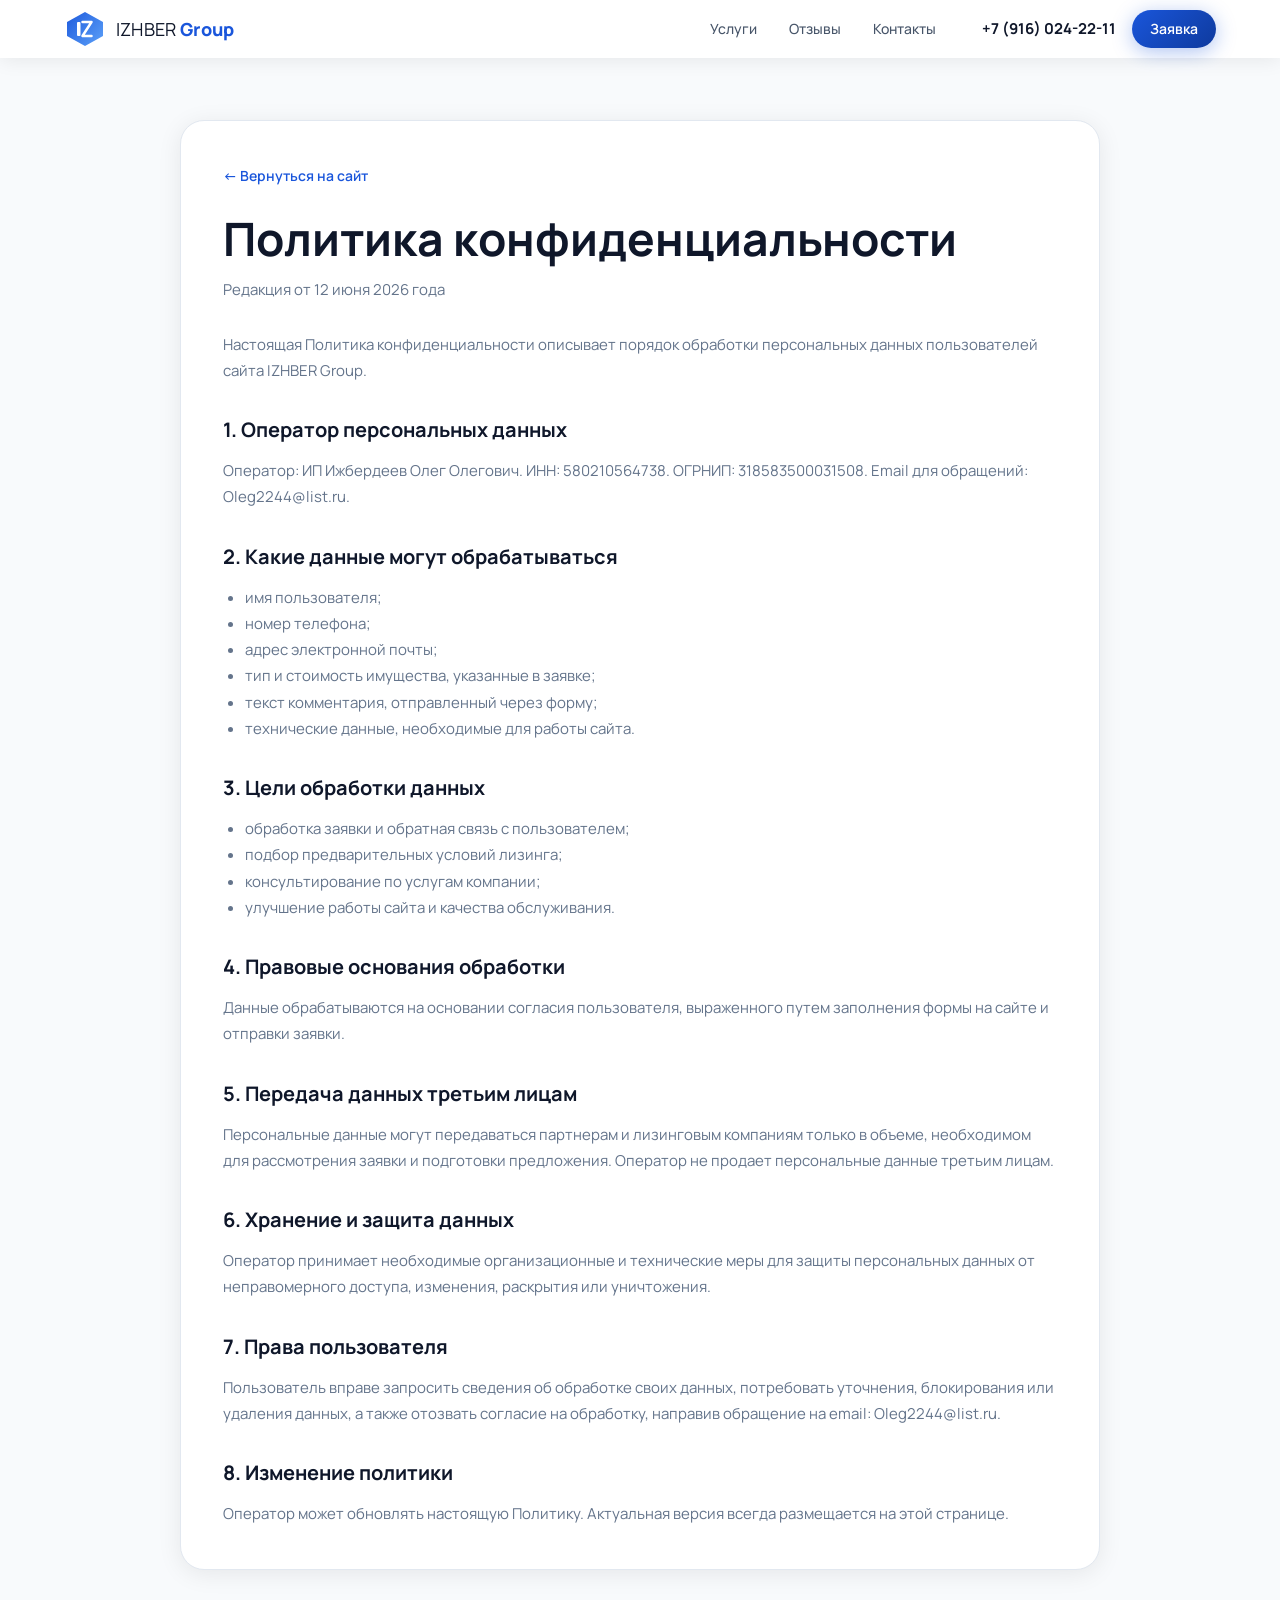
<file: privacy.html>
<!DOCTYPE html>
<html lang="ru">
<head>
  <meta charset="UTF-8" />
  <meta name="viewport" content="width=device-width, initial-scale=1.0" />
  <title>Политика конфиденциальности — IZHBER Group</title>
  <link rel="stylesheet" href="styles.css?v=calc-tax-benefit" />
  <link rel="preconnect" href="https://fonts.googleapis.com">
  <link href="https://fonts.googleapis.com/css2?family=Manrope:wght@300;400;500;600;700;800&family=Playfair+Display:wght@700;900&display=swap" rel="stylesheet">
  <style>
    body { background: #f8fafc; }
    .legal-page { padding: 120px 0 80px; }
    .legal-card {
      max-width: 920px;
      margin: 0 auto;
      padding: 42px;
      background: #fff;
      border: 1px solid var(--gray-200);
      border-radius: var(--radius-lg);
      box-shadow: var(--shadow);
    }
    .legal-card h1 {
      font-size: clamp(30px, 5vw, 46px);
      line-height: 1.15;
      margin-bottom: 12px;
      color: var(--text);
    }
    .legal-title-word { display: inline; }
    .legal-card h2 {
      font-size: 20px;
      margin: 30px 0 12px;
      color: var(--text);
    }
    .legal-card p,
    .legal-card li {
      color: var(--text-light);
      font-size: 15px;
      line-height: 1.75;
    }
    .legal-card ul { padding-left: 22px; }
    .legal-meta { margin-bottom: 28px; color: var(--text-light); }
    .legal-back { margin-bottom: 24px; }
    @media (max-width: 768px) {
      .legal-page { padding: 92px 0 56px; }
      .legal-card { padding: 26px; }
      .legal-card h1 { font-size: 26px; }
      .legal-title-word { display: block; }
    }
  </style>
</head>
<body>
<header class="header scrolled" id="header">
  <div class="header__inner">
    <a href="index.html" class="logo">
      <span class="logo__icon">
        <svg width="42" height="36" viewBox="0 0 42 36" fill="none" xmlns="http://www.w3.org/2000/svg">
          <defs><linearGradient id="lg1" x1="0" y1="0" x2="42" y2="36" gradientUnits="userSpaceOnUse"><stop stop-color="#1a56db"/><stop offset="1" stop-color="#60a5fa"/></linearGradient></defs>
          <path d="M21 1 L39 11 L39 25 L21 35 L3 25 L3 11 Z" fill="url(#lg1)"/>
          <rect x="13" y="11" width="3.5" height="14" rx="1" fill="white"/>
          <path d="M18.5 11h9l-9 14h9" stroke="white" stroke-width="2.5" stroke-linecap="round" stroke-linejoin="round" fill="none"/>
        </svg>
      </span>
      <span class="logo__text">IZHBER <strong>Group</strong></span>
    </a>
    <nav class="nav" id="nav">
      <a href="index.html#services" class="nav__link">Услуги</a>
      <a href="index.html#reviews" class="nav__link">Отзывы</a>
      <a href="index.html#contact" class="nav__link">Контакты</a>
    </nav>
    <div class="header__cta">
      <a href="tel:+79160242211" class="header__phone">+7 (916) 024-22-11</a>
      <a href="index.html#form" class="btn btn--primary btn--sm">Заявка</a>
    </div>
  </div>
</header>

<main class="legal-page">
  <div class="container">
    <div class="legal-card">
      <div class="legal-back"><a href="index.html" class="service-card__link">← Вернуться на сайт</a></div>
      <h1><span class="legal-title-word">Политика</span> <span class="legal-title-word">конфиденциальности</span></h1>
      <p class="legal-meta">Редакция от 12 июня 2026 года</p>

      <p>Настоящая Политика конфиденциальности описывает порядок обработки персональных данных пользователей сайта IZHBER Group.</p>

      <h2>1. Оператор персональных данных</h2>
      <p>Оператор: ИП Ижбердеев Олег Олегович. ИНН: 580210564738. ОГРНИП: 318583500031508. Email для обращений: <a href="mailto:Oleg2244@list.ru">Oleg2244@list.ru</a>.</p>

      <h2>2. Какие данные могут обрабатываться</h2>
      <ul>
        <li>имя пользователя;</li>
        <li>номер телефона;</li>
        <li>адрес электронной почты;</li>
        <li>тип и стоимость имущества, указанные в заявке;</li>
        <li>текст комментария, отправленный через форму;</li>
        <li>технические данные, необходимые для работы сайта.</li>
      </ul>

      <h2>3. Цели обработки данных</h2>
      <ul>
        <li>обработка заявки и обратная связь с пользователем;</li>
        <li>подбор предварительных условий лизинга;</li>
        <li>консультирование по услугам компании;</li>
        <li>улучшение работы сайта и качества обслуживания.</li>
      </ul>

      <h2>4. Правовые основания обработки</h2>
      <p>Данные обрабатываются на основании согласия пользователя, выраженного путем заполнения формы на сайте и отправки заявки.</p>

      <h2>5. Передача данных третьим лицам</h2>
      <p>Персональные данные могут передаваться партнерам и лизинговым компаниям только в объеме, необходимом для рассмотрения заявки и подготовки предложения. Оператор не продает персональные данные третьим лицам.</p>

      <h2>6. Хранение и защита данных</h2>
      <p>Оператор принимает необходимые организационные и технические меры для защиты персональных данных от неправомерного доступа, изменения, раскрытия или уничтожения.</p>

      <h2>7. Права пользователя</h2>
      <p>Пользователь вправе запросить сведения об обработке своих данных, потребовать уточнения, блокирования или удаления данных, а также отозвать согласие на обработку, направив обращение на email: <a href="mailto:Oleg2244@list.ru">Oleg2244@list.ru</a>.</p>

      <h2>8. Изменение политики</h2>
      <p>Оператор может обновлять настоящую Политику. Актуальная версия всегда размещается на этой странице.</p>
    </div>
  </div>
</main>
</body>
</html>
</file>
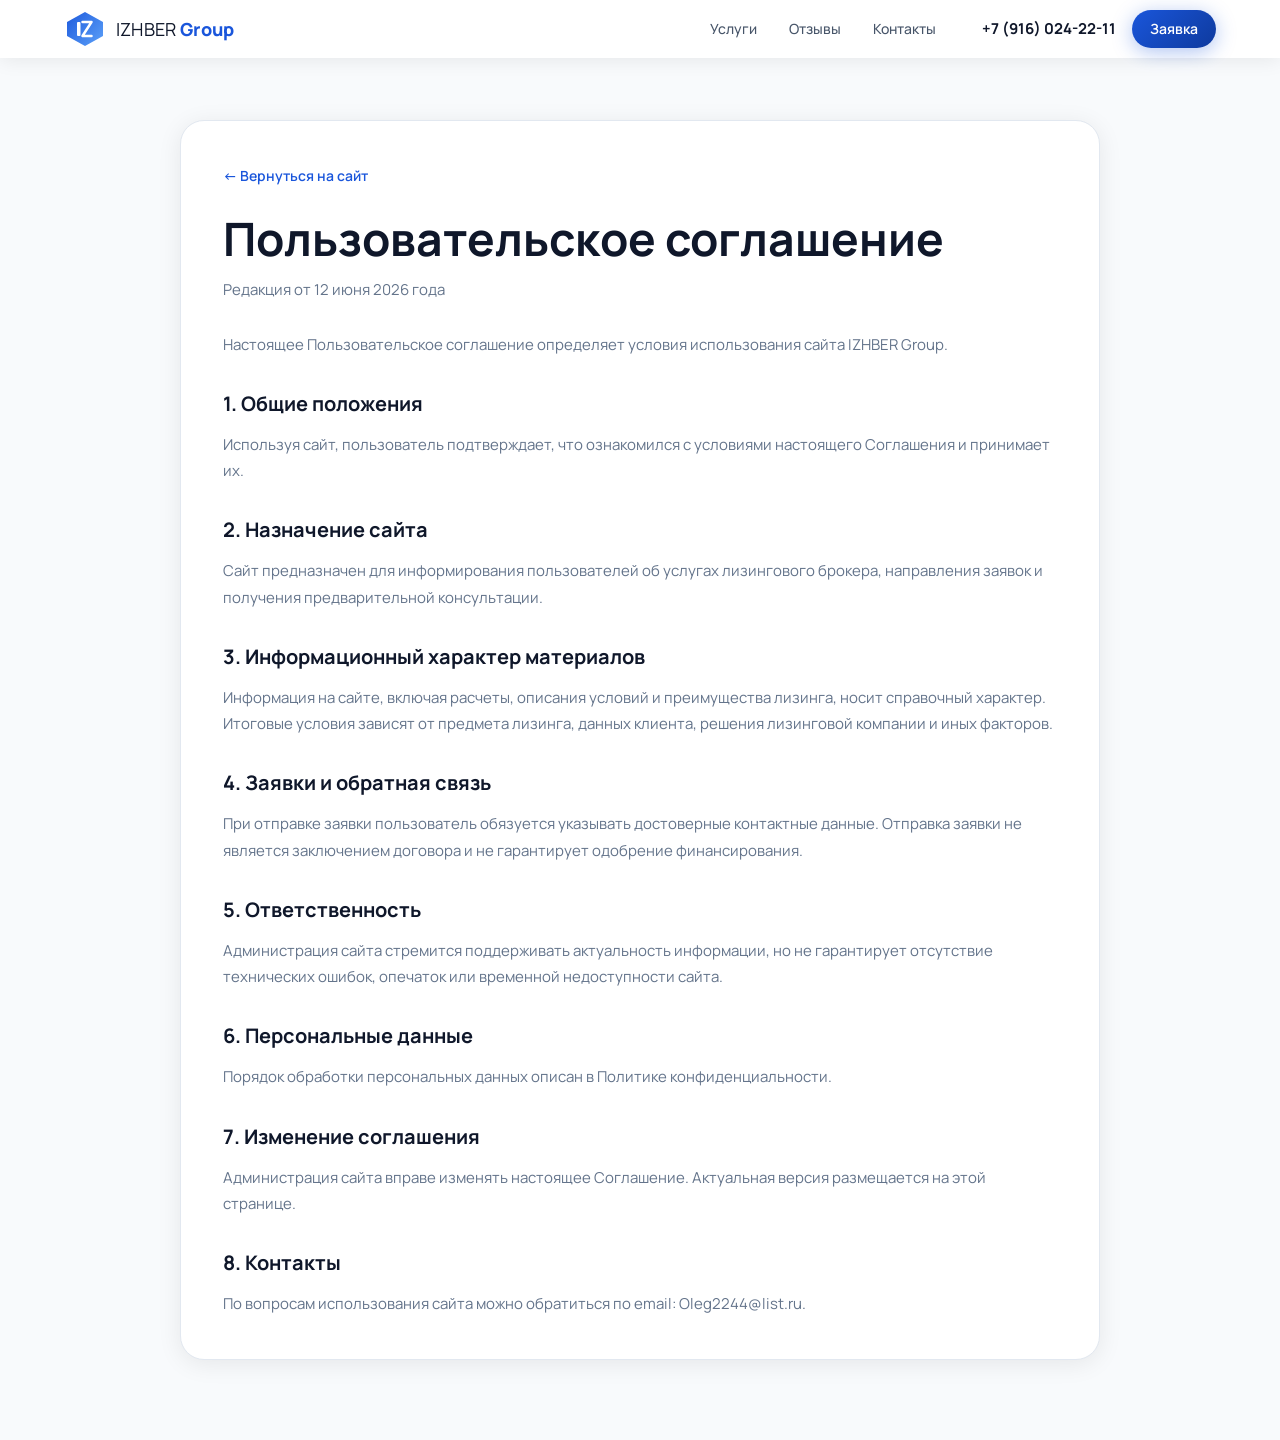
<file: terms.html>
<!DOCTYPE html>
<html lang="ru">
<head>
  <meta charset="UTF-8" />
  <meta name="viewport" content="width=device-width, initial-scale=1.0" />
  <title>Пользовательское соглашение — IZHBER Group</title>
  <link rel="stylesheet" href="styles.css?v=calc-tax-benefit" />
  <link rel="preconnect" href="https://fonts.googleapis.com">
  <link href="https://fonts.googleapis.com/css2?family=Manrope:wght@300;400;500;600;700;800&family=Playfair+Display:wght@700;900&display=swap" rel="stylesheet">
  <style>
    body { background: #f8fafc; }
    .legal-page { padding: 120px 0 80px; }
    .legal-card {
      max-width: 920px;
      margin: 0 auto;
      padding: 42px;
      background: #fff;
      border: 1px solid var(--gray-200);
      border-radius: var(--radius-lg);
      box-shadow: var(--shadow);
    }
    .legal-card h1 {
      font-size: clamp(30px, 5vw, 46px);
      line-height: 1.15;
      margin-bottom: 12px;
      color: var(--text);
    }
    .legal-card h2 {
      font-size: 20px;
      margin: 30px 0 12px;
      color: var(--text);
    }
    .legal-card p,
    .legal-card li {
      color: var(--text-light);
      font-size: 15px;
      line-height: 1.75;
    }
    .legal-card ul { padding-left: 22px; }
    .legal-meta { margin-bottom: 28px; color: var(--text-light); }
    .legal-back { margin-bottom: 24px; }
    @media (max-width: 768px) {
      .legal-page { padding: 92px 0 56px; }
      .legal-card { padding: 26px; }
      .legal-card h1 { font-size: 26px; }
    }
  </style>
</head>
<body>
<header class="header scrolled" id="header">
  <div class="header__inner">
    <a href="index.html" class="logo">
      <span class="logo__icon">
        <svg width="42" height="36" viewBox="0 0 42 36" fill="none" xmlns="http://www.w3.org/2000/svg">
          <defs><linearGradient id="lg1" x1="0" y1="0" x2="42" y2="36" gradientUnits="userSpaceOnUse"><stop stop-color="#1a56db"/><stop offset="1" stop-color="#60a5fa"/></linearGradient></defs>
          <path d="M21 1 L39 11 L39 25 L21 35 L3 25 L3 11 Z" fill="url(#lg1)"/>
          <rect x="13" y="11" width="3.5" height="14" rx="1" fill="white"/>
          <path d="M18.5 11h9l-9 14h9" stroke="white" stroke-width="2.5" stroke-linecap="round" stroke-linejoin="round" fill="none"/>
        </svg>
      </span>
      <span class="logo__text">IZHBER <strong>Group</strong></span>
    </a>
    <nav class="nav" id="nav">
      <a href="index.html#services" class="nav__link">Услуги</a>
      <a href="index.html#reviews" class="nav__link">Отзывы</a>
      <a href="index.html#contact" class="nav__link">Контакты</a>
    </nav>
    <div class="header__cta">
      <a href="tel:+79160242211" class="header__phone">+7 (916) 024-22-11</a>
      <a href="index.html#form" class="btn btn--primary btn--sm">Заявка</a>
    </div>
  </div>
</header>

<main class="legal-page">
  <div class="container">
    <div class="legal-card">
      <div class="legal-back"><a href="index.html" class="service-card__link">← Вернуться на сайт</a></div>
      <h1>Пользовательское соглашение</h1>
      <p class="legal-meta">Редакция от 12 июня 2026 года</p>

      <p>Настоящее Пользовательское соглашение определяет условия использования сайта IZHBER Group.</p>

      <h2>1. Общие положения</h2>
      <p>Используя сайт, пользователь подтверждает, что ознакомился с условиями настоящего Соглашения и принимает их.</p>

      <h2>2. Назначение сайта</h2>
      <p>Сайт предназначен для информирования пользователей об услугах лизингового брокера, направления заявок и получения предварительной консультации.</p>

      <h2>3. Информационный характер материалов</h2>
      <p>Информация на сайте, включая расчеты, описания условий и преимущества лизинга, носит справочный характер. Итоговые условия зависят от предмета лизинга, данных клиента, решения лизинговой компании и иных факторов.</p>

      <h2>4. Заявки и обратная связь</h2>
      <p>При отправке заявки пользователь обязуется указывать достоверные контактные данные. Отправка заявки не является заключением договора и не гарантирует одобрение финансирования.</p>

      <h2>5. Ответственность</h2>
      <p>Администрация сайта стремится поддерживать актуальность информации, но не гарантирует отсутствие технических ошибок, опечаток или временной недоступности сайта.</p>

      <h2>6. Персональные данные</h2>
      <p>Порядок обработки персональных данных описан в <a href="privacy.html">Политике конфиденциальности</a>.</p>

      <h2>7. Изменение соглашения</h2>
      <p>Администрация сайта вправе изменять настоящее Соглашение. Актуальная версия размещается на этой странице.</p>

      <h2>8. Контакты</h2>
      <p>По вопросам использования сайта можно обратиться по email: <a href="mailto:Oleg2244@list.ru">Oleg2244@list.ru</a>.</p>
    </div>
  </div>
</main>
</body>
</html>
</file>
<file: styles.css>
/* ===========================
   RESET & BASE
   =========================== */
*, *::before, *::after { box-sizing: border-box; margin: 0; padding: 0; }

:root {
  --blue-900: #0a1929;
  --blue-800: #0e2744;
  --blue-700: #0e3a9e;
  --blue-600: #1a56db;
  --blue-500: #3b82f6;
  --blue-400: #60a5fa;
  --blue-100: #dbeafe;
  --dark: #080f1a;
  --dark-2: #0d1b2e;
  --dark-3: #112040;
  --white: #ffffff;
  --gray-100: #f1f5f9;
  --gray-200: #e2e8f0;
  --gray-300: #cbd5e1;
  --gray-400: #94a3b8;
  --gray-500: #64748b;
  --gray-600: #475569;
  --text: #0f172a;
  --text-light: #64748b;
  --accent: #f59e0b;
  --green: #10b981;
  --radius: 16px;
  --radius-sm: 10px;
  --radius-lg: 24px;
  --shadow: 0 4px 24px rgba(0,0,0,0.08);
  --shadow-lg: 0 16px 48px rgba(0,0,0,0.14);
  --transition: 0.3s cubic-bezier(0.4, 0, 0.2, 1);
}

html {
  scroll-behavior: auto;
  overflow-x: hidden;
  overscroll-behavior-x: none;
  width: 100%;
}

body {
  font-family: 'Manrope', sans-serif;
  font-size: 16px;
  line-height: 1.6;
  color: var(--text);
  background: var(--white);
  overflow-x: hidden;
  overscroll-behavior-x: none;
  touch-action: pan-y;
  width: 100%;
  position: relative;
}

.container {
  max-width: 1200px;
  margin: 0 auto;
  padding: 0 24px;
}

img { max-width: 100%; display: block; }
section,
header,
footer {
  max-width: 100%;
  overflow-x: clip;
}
a { text-decoration: none; color: inherit; }

/* ===========================
   TYPOGRAPHY
   =========================== */
.text-gradient {
  background: linear-gradient(135deg, #1a56db, #60a5fa);
  -webkit-background-clip: text;
  -webkit-text-fill-color: transparent;
  background-clip: text;
}

.text-gradient-light {
  background: linear-gradient(135deg, #93c5fd, #ffffff);
  -webkit-background-clip: text;
  -webkit-text-fill-color: transparent;
  background-clip: text;
}

.section-label {
  display: inline-flex;
  align-items: center;
  gap: 8px;
  font-size: 13px;
  font-weight: 600;
  letter-spacing: 0.12em;
  text-transform: uppercase;
  color: var(--blue-600);
  margin-bottom: 12px;
}
.section-label--light { color: var(--blue-400); }

.section-title {
  font-family: 'Playfair Display', serif;
  font-size: clamp(28px, 4vw, 44px);
  font-weight: 700;
  line-height: 1.15;
  color: var(--text);
  margin-bottom: 16px;
}
.section-title--light { color: var(--white); }

.section-header {
  text-align: center;
  margin-bottom: 56px;
}

/* ===========================
   BUTTONS
   =========================== */
.btn {
  display: inline-flex;
  align-items: center;
  gap: 8px;
  padding: 12px 24px;
  border-radius: 50px;
  font-weight: 600;
  font-size: 15px;
  border: none;
  cursor: pointer;
  transition: var(--transition);
  white-space: nowrap;
  font-family: 'Manrope', sans-serif;
}
.btn--primary {
  background: linear-gradient(135deg, var(--blue-600), var(--blue-700));
  color: #fff;
  box-shadow: 0 4px 20px rgba(26,86,219,0.35);
}
.btn--primary:hover {
  transform: translateY(-2px);
  box-shadow: 0 8px 30px rgba(26,86,219,0.5);
}
.btn--outline {
  background: transparent;
  color: var(--blue-600);
  border: 2px solid var(--blue-600);
}
.btn--outline:hover {
  background: var(--blue-600);
  color: #fff;
  transform: translateY(-2px);
}
.btn--white {
  background: var(--white);
  color: var(--blue-700);
  font-weight: 700;
  box-shadow: 0 4px 20px rgba(0,0,0,0.15);
}
.btn--white:hover { transform: translateY(-2px); box-shadow: 0 8px 30px rgba(0,0,0,0.2); }
.btn--lg { padding: 16px 32px; font-size: 16px; }
.btn--sm { padding: 8px 18px; font-size: 14px; }
.btn--full { width: 100%; justify-content: center; }

/* ===========================
   HEADER
   =========================== */
.header {
  position: fixed;
  top: 0; left: 0; right: 0;
  z-index: 1000;
  padding: 16px 0;
  transition: var(--transition);
}
.header.scrolled {
  background: rgba(255,255,255,0.95);
  backdrop-filter: blur(20px);
  box-shadow: 0 2px 20px rgba(0,0,0,0.08);
  padding: 10px 0;
}
.header__inner {
  display: flex;
  align-items: center;
  gap: 32px;
  max-width: 1200px;
  margin: 0 auto;
  padding: 0 24px;
}

.logo {
  display: flex;
  align-items: center;
  gap: 10px;
  flex-shrink: 0;
}
.logo__icon { display: flex; }
.logo__text {
  font-size: 20px;
  font-weight: 400;
  color: var(--text);
  letter-spacing: -0.02em;
}
.logo__text strong { font-weight: 800; color: var(--blue-600); }
.logo--light .logo__text { color: var(--white); }
.logo--light .logo__text strong { color: var(--blue-400); }

.nav {
  display: flex;
  align-items: center;
  gap: 4px;
  margin-left: auto;
}
.nav__link {
  padding: 8px 14px;
  border-radius: 8px;
  font-size: 14px;
  font-weight: 500;
  color: var(--gray-600);
  transition: var(--transition);
}
.nav__link:hover { color: var(--blue-600); background: var(--blue-100); }

.header__cta {
  display: flex;
  align-items: center;
  gap: 16px;
  flex-shrink: 0;
}
.header__phone {
  font-size: 15px;
  font-weight: 700;
  color: var(--text);
}
.header.scrolled .header__phone { color: var(--text); }
.header:not(.scrolled) .header__phone { color: rgba(255,255,255,0.9); }
.header:not(.scrolled) .nav__link { color: rgba(255,255,255,0.75); }
.header:not(.scrolled) .nav__link:hover { color: #fff; background: rgba(255,255,255,0.15); }
.header:not(.scrolled) .logo__text { color: #fff; }

.burger {
  display: none;
  flex-direction: column;
  gap: 5px;
  background: none;
  border: none;
  cursor: pointer;
  padding: 8px;
}
.burger span { display: block; width: 24px; height: 2px; background: currentColor; border-radius: 2px; transition: var(--transition); }

/* ===========================
   HERO
   =========================== */
.hero {
  min-height: 100vh;
  background:
    radial-gradient(circle at 18% 18%, rgba(96,165,250,0.20), transparent 28%),
    radial-gradient(circle at 82% 24%, rgba(245,158,11,0.14), transparent 26%),
    linear-gradient(135deg, #07111f 0%, var(--blue-900) 48%, #0a1929 100%);
  display: flex;
  flex-direction: column;
  justify-content: center;
  position: relative;
  overflow: hidden;
  padding-top: 90px;
}

.hero__bg { position: absolute; inset: 0; pointer-events: none; }

.hero__orb {
  position: absolute;
  border-radius: 50%;
  filter: blur(80px);
  opacity: 0.35;
}
.hero__orb--1 {
  width: 600px; height: 600px;
  top: -200px; right: -100px;
  background: radial-gradient(circle, var(--blue-600), transparent 70%);
  animation: orbFloat 8s ease-in-out infinite;
}
.hero__orb--2 {
  width: 400px; height: 400px;
  bottom: -100px; left: 10%;
  background: radial-gradient(circle, #1e3a8a, transparent 70%);
  animation: orbFloat 10s ease-in-out infinite reverse;
}

.hero__grid {
  position: absolute; inset: 0;
  background-image:
    linear-gradient(rgba(255,255,255,0.045) 1px, transparent 1px),
    linear-gradient(90deg, rgba(255,255,255,0.045) 1px, transparent 1px);
  background-size: 60px 60px;
  mask-image: radial-gradient(ellipse 80% 80% at 50% 50%, black, transparent);
}

@keyframes orbFloat {
  0%, 100% { transform: translate(0, 0) scale(1); }
  33% { transform: translate(30px, -20px) scale(1.05); }
  66% { transform: translate(-20px, 15px) scale(0.95); }
}

.hero__inner {
  display: grid;
  grid-template-columns: 1fr 1fr;
  gap: 60px;
  align-items: center;
  padding-top: 40px;
  padding-bottom: 60px;
}

.hero__badge {
  display: inline-flex;
  align-items: center;
  gap: 8px;
  padding: 6px 14px;
  border: 1px solid rgba(255,255,255,0.20);
  border-radius: 50px;
  font-size: 13px;
  color: rgba(255,255,255,0.8);
  background: rgba(255,255,255,0.09);
  backdrop-filter: blur(10px);
  margin-bottom: 24px;
  width: fit-content;
}
.badge__dot {
  width: 8px; height: 8px;
  border-radius: 50%;
  background: var(--green);
  box-shadow: 0 0 8px var(--green);
  animation: pulse 2s ease-in-out infinite;
}
@keyframes pulse {
  0%, 100% { opacity: 1; transform: scale(1); }
  50% { opacity: 0.7; transform: scale(1.2); }
}

.hero__title {
  font-family: 'Playfair Display', serif;
  font-size: clamp(36px, 5vw, 64px);
  font-weight: 900;
  line-height: 1.08;
  color: var(--white);
  margin-bottom: 24px;
  letter-spacing: -0.02em;
}

.hero__sub {
  font-size: 18px;
  color: rgba(255,255,255,0.65);
  line-height: 1.6;
  margin-bottom: 36px;
  max-width: 480px;
}

.hero__actions { display: flex; gap: 16px; margin-bottom: 48px; flex-wrap: wrap; }

.hero__stats {
  display: flex;
  justify-content: center;
  gap: 36px;
  padding-top: 32px;
  border-top: 1px solid rgba(255,255,255,0.1);
  max-width: 440px;
  margin-inline: auto;
  text-align: center;
}
.hero__stat {}
.stat__num {
  display: block;
  font-size: 32px;
  font-weight: 800;
  color: var(--white);
  line-height: 1;
  margin-bottom: 4px;
}
.stat__label {
  font-size: 13px;
  color: rgba(255,255,255,0.5);
}
.hero__partner {
  display: grid;
  gap: 4px;
  max-width: 440px;
  margin: 22px auto 0;
  padding: 16px 18px;
  border: 1px solid rgba(255,255,255,0.16);
  border-radius: var(--radius);
  background: linear-gradient(135deg, rgba(255,255,255,0.12), rgba(255,255,255,0.05));
  color: rgba(255,255,255,0.72);
  box-shadow: 0 18px 50px rgba(0,0,0,0.22);
}
.hero__partner-label {
  font-size: 11px;
  font-weight: 800;
  text-transform: uppercase;
  color: #fbbf24;
}
.hero__partner strong {
  font-size: 24px;
  color: #fff;
  line-height: 1;
}
/* Hero Visual */
.hero__visual {
  position: relative;
  display: flex;
  justify-content: center;
  align-items: center;
}

.hero__card {
  background: rgba(255,255,255,0.06);
  backdrop-filter: blur(20px);
  border: 1px solid rgba(255,255,255,0.12);
  border-radius: var(--radius-lg);
  padding: 28px;
  color: var(--white);
  box-shadow: 0 20px 60px rgba(0,0,0,0.3);
}

.hero__card--main {
  width: 100%;
  max-width: 380px;
  animation: cardFloat 6s ease-in-out infinite;
}

@keyframes cardFloat {
  0%, 100% { transform: translateY(0); }
  50% { transform: translateY(-10px); }
}

.hcard__header {
  display: flex;
  align-items: center;
  gap: 14px;
  margin-bottom: 20px;
}
.hcard__icon {
  width: 44px; height: 44px;
  border-radius: 12px;
  background: rgba(255,255,255,0.1);
  display: flex; align-items: center; justify-content: center;
  font-size: 22px;
  flex-shrink: 0;
}
.hcard__title { font-size: 14px; font-weight: 600; }
.hcard__sub { font-size: 12px; color: rgba(255,255,255,0.5); margin-top: 2px; }
.hcard__badge {
  margin-left: auto;
  font-size: 11px;
  font-weight: 700;
  padding: 4px 10px;
  border-radius: 50px;
  flex-shrink: 0;
}
.hcard__badge.approved { background: rgba(16,185,129,0.2); color: #6ee7b7; border: 1px solid rgba(16,185,129,0.3); }

.hcard__body { display: flex; flex-direction: column; gap: 10px; }
.hcard__row {
  display: flex; justify-content: space-between;
  font-size: 13px;
  color: rgba(255,255,255,0.6);
}
.hcard__row strong { color: var(--white); font-weight: 600; }

.hcard__progress {
  height: 6px;
  background: rgba(255,255,255,0.1);
  border-radius: 3px;
  overflow: hidden;
  margin: 4px 0;
}
.hcard__progress-bar {
  height: 100%;
  background: linear-gradient(90deg, var(--blue-400), var(--blue-600));
  border-radius: 3px;
  transition: width 1s ease;
}
.hcard__hint { font-size: 11px; color: rgba(255,255,255,0.4); text-align: right; }

.hero__card--float {
  position: absolute;
  padding: 12px 18px;
  font-size: 13px;
  font-weight: 600;
  display: flex;
  align-items: center;
  gap: 8px;
  border-radius: 50px;
  background: rgba(255,255,255,0.08);
}
.hero__card--float-1 { top: -10px; right: -20px; }
.hero__card--float-2 { bottom: 30px; left: -30px; }

.hero__scroll {
  position: absolute;
  bottom: 30px;
  left: 50%;
  transform: translateX(-50%);
  display: flex;
  flex-direction: column;
  align-items: center;
  gap: 8px;
}
.scroll__arrow {
  width: 24px; height: 40px;
  border: 2px solid rgba(255,255,255,0.3);
  border-radius: 12px;
  position: relative;
}
.scroll__arrow::after {
  content: '';
  position: absolute;
  top: 6px;
  left: 50%;
  transform: translateX(-50%);
  width: 4px; height: 8px;
  background: var(--white);
  border-radius: 2px;
  animation: scrollDown 2s ease-in-out infinite;
}
@keyframes scrollDown {
  0% { opacity: 0; transform: translateX(-50%) translateY(0); }
  50% { opacity: 1; }
  100% { opacity: 0; transform: translateX(-50%) translateY(12px); }
}

/* ===========================
   BROKER PROMO
   =========================== */
.broker-promo {
  padding: 110px 0;
  background:
    radial-gradient(circle at 20% 0%, rgba(26,86,219,0.10), transparent 28%),
    radial-gradient(circle at 90% 20%, rgba(245,158,11,0.10), transparent 24%),
    linear-gradient(180deg, #fff, #f8fafc);
}
.broker-promo__hero {
  display: grid;
  grid-template-columns: 1.05fr 0.95fr;
  gap: 56px;
  align-items: end;
  margin-bottom: 34px;
}
.broker-promo__lead {
  font-size: 18px;
  line-height: 1.75;
  font-weight: 600;
  color: var(--text);
  padding: 24px;
  background: #fff;
  border: 1px solid var(--gray-200);
  border-radius: var(--radius-lg);
  box-shadow: var(--shadow);
}
.broker-promo__grid {
  display: grid;
  grid-template-columns: repeat(5, 1fr);
  gap: 16px;
}
.broker-promo__card {
  min-height: 260px;
  padding: 24px;
  background: #fff;
  border: 1px solid var(--gray-200);
  border-radius: var(--radius);
  box-shadow: 0 10px 30px rgba(15,23,42,0.06);
  transition: var(--transition);
  position: relative;
  overflow: hidden;
}
.broker-promo__card::after {
  content: '';
  position: absolute;
  top: 0;
  right: 0;
  width: 72px;
  height: 72px;
  background: linear-gradient(135deg, rgba(26,86,219,0.12), transparent 70%);
  border-bottom-left-radius: 72px;
}
.broker-promo__card:hover {
  transform: translateY(-6px);
  box-shadow: var(--shadow-lg);
  border-color: var(--blue-200, #bfdbfe);
}
.broker-promo__card span {
  display: inline-flex;
  width: 36px;
  height: 36px;
  align-items: center;
  justify-content: center;
  margin-bottom: 24px;
  border-radius: 50%;
  background: var(--blue-100);
  color: var(--blue-700);
  font-size: 12px;
  font-weight: 900;
}
.broker-promo__card h3 {
  font-size: 18px;
  font-weight: 800;
  margin-bottom: 12px;
  color: var(--dark);
}
.broker-promo__card p {
  font-size: 14px;
  line-height: 1.65;
  color: var(--text-light);
}
.broker-promo__card--featured {
  background: linear-gradient(135deg, #fff7ed, #eef4ff);
  border-color: #f59e0b;
  box-shadow: 0 18px 50px rgba(245,158,11,0.18);
}
.broker-promo__card--featured span {
  background: #f59e0b;
  color: #fff;
}
.broker-promo__card--featured h3 { color: #92400e; }
.broker-promo__card--featured p { color: var(--text); }
.broker-promo__footer {
  margin-top: 18px;
  padding: 18px 22px;
  border-left: 4px solid var(--blue-600);
  background: #eef4ff;
  border-radius: var(--radius-sm);
  font-size: 16px;
  font-weight: 800;
  color: var(--dark);
}

/* ===========================
   SERVICES
   =========================== */
.services {
  padding: 100px 0;
  background:
    linear-gradient(180deg, var(--gray-100), #fff),
    var(--gray-100);
}

.services__grid {
  display: grid;
  grid-template-columns: repeat(3, 1fr);
  gap: 24px;
}

.service-card {
  background: var(--white);
  border-radius: var(--radius-lg);
  padding: 32px;
  border: 1px solid var(--gray-200);
  transition: var(--transition);
  position: relative;
  overflow: hidden;
  box-shadow: 0 12px 34px rgba(15,23,42,0.04);
}
.service-card::before {
  content: '';
  position: absolute;
  top: 0; left: 0; right: 0;
  height: 3px;
  background: linear-gradient(90deg, var(--blue-600), var(--blue-400));
  transform: scaleX(0);
  transition: var(--transition);
}
.service-card:hover {
  transform: translateY(-6px);
  box-shadow: 0 22px 60px rgba(26,86,219,0.14);
  border-color: var(--blue-200, #bfdbfe);
}
.service-card:hover::before { transform: scaleX(1); }

.service-card.is-highlighted {
  background: #fff3cd;
  border-color: #f59e0b;
  box-shadow: 0 0 0 4px rgba(245,158,11,0.22), 0 22px 60px rgba(245,158,11,0.28);
  transform: translateY(-6px);
}
.service-card.is-highlighted::before {
  background: #f59e0b;
  transform: scaleX(1);
}

.service-card--accent {
  background: linear-gradient(135deg, var(--blue-700), var(--blue-900));
  color: var(--white);
  border-color: transparent;
}
.service-card--accent::before { display: none; }
.service-card--accent .service-card__desc { color: rgba(255,255,255,0.7); }
.service-card--accent .service-card__features li { color: rgba(255,255,255,0.8); border-color: rgba(255,255,255,0.15); }
.service-card--accent .service-card__link { color: var(--blue-300, #93c5fd); }

.service-card--cta {
  background: linear-gradient(135deg, var(--dark), var(--blue-900));
  color: var(--white);
  border: none;
  display: flex;
  align-items: center;
  justify-content: center;
  text-align: center;
}
.service-cta__content { display: flex; flex-direction: column; gap: 12px; align-items: center; }
.service-cta__content h3 { font-size: 20px; font-weight: 700; color: #fff; }
.service-cta__content p { color: rgba(255,255,255,0.6); font-size: 14px; }

.service-card__badge {
  position: absolute;
  top: 20px; right: 20px;
  font-size: 11px;
  font-weight: 700;
  padding: 4px 10px;
  border-radius: 50px;
  background: rgba(245,158,11,0.2);
  color: #f59e0b;
  border: 1px solid rgba(245,158,11,0.3);
}

.service-card__icon { margin-bottom: 20px; }
.service-card__title { font-size: 18px; font-weight: 700; margin-bottom: 10px; }
.service-card__desc { font-size: 14px; color: var(--text-light); margin-bottom: 16px; line-height: 1.6; }

.service-card__features {
  list-style: none;
  display: flex;
  flex-direction: column;
  gap: 6px;
  margin-bottom: 20px;
}
.service-card__features li {
  font-size: 13px;
  color: var(--text-light);
  padding: 4px 0;
  border-bottom: 1px solid var(--gray-100);
  display: flex;
  align-items: center;
  gap: 8px;
}
.service-card__features li::before {
  content: '✓';
  color: var(--green);
  font-weight: 700;
  flex-shrink: 0;
}

.service-card__link {
  font-size: 14px;
  font-weight: 600;
  color: var(--blue-600);
  transition: var(--transition);
}
.service-card__link:hover { color: var(--blue-700); }

/* ===========================
   CALCULATOR
   =========================== */
.calculator {
  padding: 100px 0;
  background: linear-gradient(135deg, var(--blue-900), var(--dark) 50%, var(--blue-800));
  position: relative;
  overflow: hidden;
}
.calculator__bg { position: absolute; inset: 0; pointer-events: none; }
.calc__orb {
  position: absolute;
  border-radius: 50%;
  filter: blur(100px);
  opacity: 0.3;
}
.calc__orb--1 { width: 500px; height: 500px; top: -200px; right: -100px; background: var(--blue-600); }
.calc__orb--2 { width: 300px; height: 300px; bottom: -100px; left: 0; background: var(--blue-700); }

.calc__wrapper {
  display: grid;
  grid-template-columns: 1fr 420px;
  gap: 40px;
  align-items: start;
}

.calc__form {
  background: rgba(255,255,255,0.05);
  backdrop-filter: blur(20px);
  border: 1px solid rgba(255,255,255,0.1);
  border-radius: var(--radius-lg);
  padding: 36px;
}

.calc__tabs {
  display: flex;
  gap: 8px;
  margin-bottom: 32px;
  background: rgba(255,255,255,0.07);
  border-radius: 50px;
  padding: 4px;
}
.calc__tab {
  flex: 1;
  padding: 10px 16px;
  border: none;
  border-radius: 50px;
  font-family: 'Manrope', sans-serif;
  font-size: 14px;
  font-weight: 600;
  cursor: pointer;
  background: transparent;
  color: rgba(255,255,255,0.5);
  transition: var(--transition);
}
.calc__tab.active {
  background: var(--blue-600);
  color: #fff;
  box-shadow: 0 4px 15px rgba(26,86,219,0.4);
}
.calc__tab:not(.active):hover { color: rgba(255,255,255,0.8); }

.calc__field { margin-bottom: 28px; }
.calc__label {
  display: block;
  font-size: 14px;
  font-weight: 600;
  color: rgba(255,255,255,0.8);
  margin-bottom: 16px;
}

.calc__range-wrap { position: relative; padding: 0 0 0 0; }
.calc__range {
  -webkit-appearance: none;
  appearance: none;
  width: 100%;
  height: 0;
  background: transparent;
  position: relative;
  z-index: 2;
  cursor: pointer;
  margin-bottom: 12px;
}
.calc__range::-webkit-slider-thumb {
  -webkit-appearance: none;
  width: 22px; height: 22px;
  border-radius: 50%;
  background: #fff;
  border: 3px solid var(--blue-500);
  box-shadow: 0 2px 8px rgba(0,0,0,0.3);
  cursor: pointer;
  transition: transform 0.2s;
}
.calc__range::-webkit-slider-thumb:hover { transform: scale(1.2); }
.calc__range::-moz-range-thumb {
  width: 22px; height: 22px;
  border-radius: 50%;
  background: #fff;
  border: 3px solid var(--blue-500);
  box-shadow: 0 2px 8px rgba(0,0,0,0.3);
  cursor: pointer;
}
.calc__range::-webkit-slider-runnable-track { height: 6px; background: transparent; }
.calc__range::-moz-range-track { height: 6px; background: transparent; }

.calc__range-track {
  position: absolute;
  top: 8px;
  left: 0; right: 0;
  height: 6px;
  border-radius: 3px;
  background: rgba(255,255,255,0.1);
  overflow: hidden;
  pointer-events: none;
}
.calc__range-fill {
  height: 100%;
  background: linear-gradient(90deg, var(--blue-500), var(--blue-400));
  border-radius: 3px;
  transition: width 0.1s;
}

.calc__range-values {
  display: flex;
  justify-content: space-between;
  align-items: center;
  font-size: 12px;
  color: rgba(255,255,255,0.4);
  margin-top: 4px;
}
.calc__value {
  color: var(--white);
  font-size: 16px;
  font-weight: 700;
}

/* Result */
.calc__result-inner {
  background: rgba(255,255,255,0.95);
  border-radius: var(--radius-lg);
  padding: 32px;
  position: sticky;
  top: 100px;
}
.calc__result-header { margin-bottom: 24px; }
.calc__result-header h3 { font-size: 20px; font-weight: 700; color: var(--text); margin-bottom: 6px; }
.calc__result-header p { font-size: 13px; color: var(--text-light); }

.calc__payment {
  background: linear-gradient(135deg, var(--blue-600), var(--blue-700));
  border-radius: var(--radius);
  padding: 20px 24px;
  margin-bottom: 24px;
  text-align: center;
}
.calc__payment-label { display: block; font-size: 13px; color: rgba(255,255,255,0.75); margin-bottom: 6px; }
.calc__payment-amount {
  font-size: 32px;
  font-weight: 800;
  color: var(--white);
}

.calc__benefit {
  background: linear-gradient(135deg, #ecfdf5, #f0fdf4);
  border: 1px solid rgba(16,185,129,0.22);
  border-radius: var(--radius);
  padding: 18px 20px;
  margin-bottom: 22px;
  box-shadow: 0 14px 34px rgba(16,185,129,0.10);
}
.calc__benefit-head {
  display: flex;
  justify-content: space-between;
  align-items: flex-start;
  gap: 16px;
  padding-bottom: 14px;
  margin-bottom: 12px;
  border-bottom: 1px solid rgba(16,185,129,0.18);
}
.calc__benefit-head span {
  font-size: 14px;
  font-weight: 800;
  color: #047857;
}
.calc__benefit-head strong {
  font-size: 24px;
  font-weight: 900;
  color: #064e3b;
  text-align: right;
  line-height: 1.1;
}
.calc__benefit-row {
  display: flex;
  justify-content: space-between;
  gap: 16px;
  font-size: 14px;
  line-height: 1.45;
}
.calc__benefit-row + .calc__benefit-row { margin-top: 8px; }
.calc__benefit-row span {
  color: #047857;
  font-weight: 700;
}
.calc__benefit-row strong {
  color: var(--text);
  font-weight: 800;
  text-align: right;
}

.calc__result-breakdown { display: flex; flex-direction: column; gap: 0; margin-bottom: 20px; }
.breakdown__item {
  display: flex;
  justify-content: space-between;
  padding: 10px 0;
  border-bottom: 1px solid var(--gray-100);
  font-size: 14px;
}
.breakdown__item span { color: var(--text-light); }
.breakdown__item strong { font-weight: 700; color: var(--text); }
.breakdown__item--total {
  border-bottom: none;
  padding-top: 12px;
}
.breakdown__item--total span { font-weight: 700; color: var(--text); font-size: 15px; }
.breakdown__item--total strong { font-size: 16px; color: var(--blue-600); }

.calc__chart { margin-bottom: 20px; }
.calc__chart svg { border-radius: 4px; overflow: hidden; display: block; }
.calc__chart-legend {
  display: flex;
  gap: 16px;
  margin-top: 8px;
  font-size: 12px;
  color: var(--text-light);
}
.calc__chart-legend i {
  display: inline-block;
  width: 10px; height: 10px;
  border-radius: 2px;
  margin-right: 4px;
}

.calc__disclaimer { font-size: 11px; color: var(--gray-400); text-align: center; margin-top: 12px; }

/* ===========================
   HOW IT WORKS
   =========================== */
.how { padding: 100px 0; }

.how__steps {
  display: flex;
  align-items: flex-start;
  gap: 0;
  position: relative;
}

.how__step {
  flex: 1;
  text-align: center;
  padding: 32px 20px;
  background: var(--white);
  border: 1px solid var(--gray-200);
  border-radius: var(--radius-lg);
  transition: var(--transition);
}
.how__step:hover { transform: translateY(-6px); box-shadow: var(--shadow-lg); }

.how__connector {
  flex-shrink: 0;
  width: 60px;
  height: 2px;
  background: linear-gradient(90deg, var(--blue-300, #93c5fd), var(--blue-500));
  margin-top: 60px;
  position: relative;
}
.how__connector::after {
  content: '→';
  position: absolute;
  right: -8px;
  top: -11px;
  color: var(--blue-500);
  font-size: 14px;
}

.step__num {
  font-family: 'Playfair Display', serif;
  font-size: 48px;
  font-weight: 900;
  color: var(--blue-100);
  line-height: 1;
  margin-bottom: 16px;
}
.step__icon {
  width: 56px; height: 56px;
  border-radius: 16px;
  background: linear-gradient(135deg, var(--blue-600), var(--blue-700));
  display: flex; align-items: center; justify-content: center;
  color: #fff;
  margin: 0 auto 16px;
}
.how__step h3 { font-size: 17px; font-weight: 700; margin-bottom: 10px; }
.how__step p { font-size: 14px; color: var(--text-light); line-height: 1.6; }

/* ===========================
   ADVANTAGES
   =========================== */
.advantages { padding: 100px 0; background: var(--gray-100); }

.advantages__inner {
  display: grid;
  grid-template-columns: 1fr 1fr;
  gap: 80px;
  align-items: start;
}

.advantages__desc {
  font-size: 16px;
  color: var(--text-light);
  line-height: 1.7;
  margin-bottom: 32px;
}

.advantages__numbers { display: flex; gap: 32px; margin-bottom: 36px; }
.adv-num { }
.adv-num__val {
  display: block;
  font-size: 36px;
  font-weight: 800;
  color: var(--blue-600);
  line-height: 1;
  margin-bottom: 4px;
}
.adv-num__label { font-size: 13px; color: var(--text-light); }

.advantages__right { display: grid; grid-template-columns: 1fr 1fr; gap: 16px; }

.adv-card {
  background: var(--white);
  border-radius: var(--radius);
  padding: 20px;
  display: flex;
  gap: 14px;
  border: 1px solid var(--gray-200);
  transition: var(--transition);
}
.adv-card:hover { transform: translateY(-4px); box-shadow: var(--shadow); border-color: var(--blue-200, #bfdbfe); }
.adv-card__icon { font-size: 28px; flex-shrink: 0; line-height: 1; }
.adv-card h4 { font-size: 14px; font-weight: 700; margin-bottom: 4px; }
.adv-card p { font-size: 13px; color: var(--text-light); line-height: 1.5; }

/* ===========================
   PARTNERS
   =========================== */
.partners { padding: 80px 0; overflow: hidden; }

.reso-partner {
  display: grid;
  grid-template-columns: auto 1fr;
  gap: 24px;
  align-items: center;
  margin: 0 auto 34px;
  max-width: 880px;
  padding: 26px;
  border-radius: var(--radius-lg);
  background: linear-gradient(135deg, #0f172a, #1d4ed8);
  color: #fff;
  box-shadow: 0 24px 70px rgba(29,78,216,0.26);
}
.reso-partner__mark {
  width: 96px;
  height: 96px;
  border-radius: 24px;
  display: flex;
  align-items: center;
  justify-content: center;
  background: #fff;
  color: #1d4ed8;
  font-size: 22px;
  font-weight: 900;
  letter-spacing: 0;
}
.reso-partner__eyebrow {
  font-size: 12px;
  font-weight: 900;
  text-transform: uppercase;
  color: #fbbf24;
  margin-bottom: 6px;
}
.reso-partner h3 {
  font-size: 28px;
  font-weight: 900;
  margin-bottom: 8px;
}
.reso-partner p:last-child {
  font-size: 15px;
  line-height: 1.7;
  color: rgba(255,255,255,0.78);
}

.partners__track-wrap {
  overflow: hidden;
  mask-image: linear-gradient(90deg, transparent, black 10%, black 90%, transparent);
}
.partners__track {
  display: flex;
  gap: 24px;
  animation: partnerScroll 25s linear infinite;
  width: max-content;
}
@keyframes partnerScroll {
  0% { transform: translateX(0); }
  100% { transform: translateX(-50%); }
}

.partner-logo {
  height: 56px;
  padding: 0 28px;
  background: var(--gray-100);
  border: 1px solid var(--gray-200);
  border-radius: 50px;
  display: flex;
  align-items: center;
  white-space: nowrap;
  font-size: 13px;
  font-weight: 700;
  color: var(--gray-500);
  transition: var(--transition);
  flex-shrink: 0;
}
.partner-logo:hover { background: var(--white); border-color: var(--blue-400); color: var(--blue-600); }

/* ===========================
   REVIEWS
   =========================== */
.reviews { padding: 100px 0; background: var(--gray-100); }

.reviews__grid {
  display: grid;
  grid-template-columns: repeat(3, 1fr);
  gap: 24px;
}

.review-card {
  display: flex;
  flex-direction: column;
  justify-content: center;
  background: var(--white);
  border-radius: var(--radius-lg);
  padding: 28px;
  border: 1px solid var(--gray-200);
  transition: var(--transition);
}
.review-card:hover { transform: translateY(-6px); box-shadow: var(--shadow-lg); }

.review-card__rating { font-size: 18px; color: var(--accent); margin-bottom: 14px; }
.review-card__text { font-size: 15px; line-height: 1.7; color: var(--text); margin-bottom: 20px; font-style: italic; }
.review-card__author { display: flex; align-items: center; gap: 12px; }
.author__avatar {
  width: 44px; height: 44px;
  border-radius: 50%;
  background: linear-gradient(135deg, var(--blue-600), var(--blue-400));
  display: flex; align-items: center; justify-content: center;
  color: #fff; font-weight: 700; font-size: 14px;
  flex-shrink: 0;
}
.author__name { font-size: 14px; font-weight: 700; }
.author__role { font-size: 12px; color: var(--text-light); margin-top: 2px; }

/* ===========================
   FORM SECTION
   =========================== */
.form-section {
  padding: 100px 0;
  background: linear-gradient(135deg, var(--dark), var(--blue-900));
  position: relative;
  overflow: hidden;
}
.form-section__bg { position: absolute; inset: 0; pointer-events: none; }
.form__orb {
  position: absolute;
  border-radius: 50%;
  filter: blur(100px);
  opacity: 0.25;
}
.form__orb--1 { width: 500px; height: 500px; top: -200px; left: -100px; background: var(--blue-600); }
.form__orb--2 { width: 400px; height: 400px; bottom: -100px; right: 0; background: var(--blue-700); }

.form__wrapper {
  display: grid;
  grid-template-columns: 420px 1fr;
  gap: 60px;
  align-items: start;
}

.form__title {
  font-family: 'Playfair Display', serif;
  font-size: clamp(28px, 3.5vw, 42px);
  font-weight: 900;
  line-height: 1.15;
  color: var(--white);
  margin-bottom: 16px;
}
.form__sub { font-size: 16px; color: rgba(255,255,255,0.6); margin-bottom: 36px; }

.form__contacts { display: flex; flex-direction: column; gap: 16px; }
.form__contact {
  display: flex;
  align-items: center;
  gap: 14px;
  padding: 16px 20px;
  background: rgba(255,255,255,0.06);
  border: 1px solid rgba(255,255,255,0.1);
  border-radius: var(--radius);
  transition: var(--transition);
  color: var(--white);
}
.form__contact:hover { background: rgba(255,255,255,0.1); }
.contact__icon { font-size: 24px; }
.contact__label { font-size: 12px; color: rgba(255,255,255,0.5); margin-bottom: 2px; }
.contact__value { font-size: 15px; font-weight: 700; }

/* Contact Form */
.contact-form {
  background: var(--white);
  border-radius: var(--radius-lg);
  padding: 36px;
  box-shadow: var(--shadow-lg);
}

.form__row { display: grid; grid-template-columns: 1fr 1fr; gap: 16px; margin-bottom: 16px; }
.form__group { margin-bottom: 16px; }
.form__group:last-of-type { margin-bottom: 0; }

.form__group label {
  display: block;
  font-size: 13px;
  font-weight: 600;
  color: var(--text);
  margin-bottom: 8px;
}

.form__group input,
.form__group select,
.form__group textarea {
  width: 100%;
  padding: 12px 16px;
  border: 1.5px solid var(--gray-200);
  border-radius: var(--radius-sm);
  font-family: 'Manrope', sans-serif;
  font-size: 14px;
  color: var(--text);
  background: var(--white);
  transition: var(--transition);
  outline: none;
}
.form__group input:focus,
.form__group select:focus,
.form__group textarea:focus {
  border-color: var(--blue-500);
  box-shadow: 0 0 0 3px rgba(59,130,246,0.1);
}
.form__group textarea { resize: vertical; min-height: 90px; }

.form__actions {
  display: grid;
  grid-template-columns: 1fr auto;
  gap: 12px;
  align-items: center;
}
.form__actions .btn--primary { width: 100%; }
.btn--ghost {
  background: var(--gray-100);
  color: var(--text);
  border: 1px solid var(--gray-200);
}
.btn--ghost:hover {
  background: var(--gray-200);
  transform: translateY(-2px);
}

.form__check {
  display: flex;
  align-items: flex-start;
  gap: 10px;
  margin: 16px 0;
  font-size: 12px;
  color: var(--text-light);
  line-height: 1.5;
}
.form__check input[type="checkbox"] {
  width: 16px; height: 16px;
  accent-color: var(--blue-600);
  flex-shrink: 0;
  margin-top: 2px;
}
.form__check a { color: var(--blue-600); }

.form__success {
  display: none;
  text-align: center;
  padding: 40px 20px;
}
.success__icon { font-size: 48px; margin-bottom: 16px; }
.form__success h3 { font-size: 22px; font-weight: 700; margin-bottom: 8px; }
.form__success p { color: var(--text-light); }
.form__new-btn { margin-top: 20px; }

/* ===========================
   FOOTER
   =========================== */
.footer {
  background: var(--dark);
  color: rgba(255,255,255,0.65);
  padding: 60px 0 0;
}

.footer__top {
  display: grid;
  grid-template-columns: 2fr 1fr 1fr 1fr;
  gap: 48px;
  padding-bottom: 48px;
  border-bottom: 1px solid rgba(255,255,255,0.07);
}

.footer__brand p {
  font-size: 14px;
  line-height: 1.7;
  margin-top: 16px;
  max-width: 280px;
}
.footer__social { display: none; }
.social-link {
  width: 36px; height: 36px;
  border-radius: 8px;
  background: rgba(255,255,255,0.07);
  border: 1px solid rgba(255,255,255,0.1);
  display: flex; align-items: center; justify-content: center;
  font-size: 11px;
  font-weight: 700;
  color: rgba(255,255,255,0.5);
  transition: var(--transition);
}
.social-link:hover { background: var(--blue-600); color: #fff; border-color: var(--blue-600); }

.footer__col h4 {
  font-size: 14px;
  font-weight: 700;
  color: var(--white);
  margin-bottom: 16px;
}
.footer__col a,
.footer__col p {
  display: block;
  font-size: 13px;
  margin-bottom: 8px;
  line-height: 1.5;
  transition: color 0.2s;
}
.footer__col a:hover { color: var(--blue-400); }

.footer__bottom {
  display: flex;
  justify-content: space-between;
  align-items: center;
  padding: 20px 0;
  font-size: 13px;
  font-weight: 600;
  color: rgba(255,255,255,0.72);
}
.footer__links { display: flex; gap: 20px; }
.footer__links a {
  color: rgba(255,255,255,0.78);
  font-weight: 600;
}
.footer__links a:hover { color: #fff; }

/* ===========================
   BACK TO TOP
   =========================== */
.back-to-top {
  position: fixed;
  bottom: 32px; right: 32px;
  width: 48px; height: 48px;
  border-radius: 50%;
  background: var(--blue-600);
  color: #fff;
  border: none;
  cursor: pointer;
  display: flex; align-items: center; justify-content: center;
  box-shadow: 0 4px 20px rgba(26,86,219,0.4);
  opacity: 0;
  transform: translateY(20px);
  transition: var(--transition);
  z-index: 999;
}
.back-to-top.visible { opacity: 1; transform: translateY(0); }
.back-to-top:hover { transform: translateY(-4px); box-shadow: 0 8px 30px rgba(26,86,219,0.5); }

/* ===========================
   ANIMATIONS
   =========================== */
[data-anim] {
  opacity: 0;
  transition: opacity 0.7s ease, transform 0.7s ease;
}
[data-anim="fadeUp"] { transform: translateY(40px); }
[data-anim="fadeLeft"] { transform: translateX(-40px); }
[data-anim="fadeRight"] { transform: translateX(40px); }

[data-anim].animated {
  opacity: 1;
  transform: translate(0, 0);
}

/* ===========================
   RESPONSIVE
   =========================== */
@media (max-width: 1024px) {
  .hero__inner { grid-template-columns: 1fr; }
  .hero__visual { display: none; }
  .hero__inner { padding-bottom: 40px; }
  .broker-promo__hero { grid-template-columns: 1fr; gap: 24px; }
  .broker-promo__grid { grid-template-columns: repeat(2, 1fr); }
  .services__grid { grid-template-columns: repeat(2, 1fr); }
  .calc__wrapper { grid-template-columns: 1fr; }
  .advantages__inner { grid-template-columns: 1fr; gap: 40px; }
  .reviews__grid { grid-template-columns: repeat(2, 1fr); }
  .form__wrapper { grid-template-columns: 1fr; gap: 40px; }
  .footer__top { grid-template-columns: 1fr 1fr; }
  .how__steps { flex-wrap: wrap; }
  .how__connector { display: none; }
  .how__step { flex: 1 1 calc(50% - 12px); }
}

@media (max-width: 768px) {
  .nav { display: none; }
  .burger { display: flex; }
  .header__phone { display: none; }
  .services__grid { grid-template-columns: 1fr; }
  .broker-promo { padding: 70px 0; }
  .broker-promo__grid { grid-template-columns: 1fr; }
  .broker-promo__card { min-height: auto; }
  .broker-promo__lead { font-size: 15px; padding: 18px; }
  .reso-partner { grid-template-columns: 1fr; text-align: left; padding: 22px; }
  .reso-partner__mark { width: 76px; height: 76px; border-radius: 18px; font-size: 18px; }
  .reviews__grid { grid-template-columns: 1fr; }
  .advantages__right { grid-template-columns: 1fr; }
  .footer__top { grid-template-columns: 1fr; }
  .footer__bottom { flex-direction: column; gap: 12px; text-align: center; }
  .how__step { flex: 1 1 100%; }
  .form__row { grid-template-columns: 1fr; }
  .form__actions { grid-template-columns: 1fr; }
  .hero__stats { flex-direction: column; gap: 16px; }
  .calc__tabs { flex-direction: column; border-radius: var(--radius); }
  .calc__tab { border-radius: var(--radius-sm); }
  [data-anim="fadeLeft"],
  [data-anim="fadeRight"] {
    transform: translateY(32px);
  }
  section { padding: 70px 0; }
}

/* Mobile nav open state */
.nav.open {
  display: flex;
  flex-direction: column;
  position: fixed;
  top: 64px; left: 0; right: 0;
  background: rgba(10,25,41,0.97);
  backdrop-filter: blur(20px);
  padding: 20px;
  gap: 4px;
  border-bottom: 1px solid rgba(255,255,255,0.1);
  z-index: 999;
}
.nav.open .nav__link {
  padding: 12px 16px;
  border-radius: 10px;
  color: rgba(255,255,255,0.8);
  font-size: 16px;
}
.nav.open .nav__link:hover { background: rgba(255,255,255,0.1); color: #fff; }

/* ===========================
   FAQ
   =========================== */
.faq { padding: 100px 0; background: var(--white); }

.faq__grid {
  max-width: 860px;
  margin: 0 auto;
  display: flex;
  flex-direction: column;
  gap: 12px;
}

.faq__item {
  border: 1.5px solid var(--gray-200);
  border-radius: var(--radius);
  overflow: hidden;
  transition: var(--transition);
}
.faq__item:hover { border-color: var(--blue-400); }
.faq__item.open { border-color: var(--blue-500); box-shadow: 0 4px 20px rgba(26,86,219,0.1); }

.faq__question {
  width: 100%;
  display: flex;
  justify-content: space-between;
  align-items: center;
  gap: 16px;
  padding: 20px 24px;
  background: none;
  border: none;
  cursor: pointer;
  font-family: 'Manrope', sans-serif;
  font-size: 15px;
  font-weight: 600;
  color: var(--text);
  text-align: left;
  transition: var(--transition);
}
.faq__item.open .faq__question { color: var(--blue-600); background: rgba(26,86,219,0.03); }

.faq__icon {
  flex-shrink: 0;
  width: 28px; height: 28px;
  border-radius: 50%;
  background: var(--gray-100);
  display: flex; align-items: center; justify-content: center;
  font-size: 18px;
  font-weight: 400;
  color: var(--blue-600);
  transition: var(--transition);
  line-height: 1;
}
.faq__item.open .faq__icon { background: var(--blue-600); color: #fff; }

.faq__answer {
  max-height: 0;
  overflow: hidden;
  transition: max-height 0.4s cubic-bezier(0.4, 0, 0.2, 1);
}
.faq__item.open .faq__answer { max-height: 300px; }
.faq__answer p {
  padding: 0 24px 20px;
  font-size: 14px;
  color: var(--text-light);
  line-height: 1.75;
}

/* ===========================
   LOGO SIZING FIX
   =========================== */
.logo__text {
  font-size: 18px;
  font-weight: 400;
  color: var(--text);
  letter-spacing: 0.01em;
}
.logo__text strong { font-weight: 800; color: var(--blue-600); }
.logo--light .logo__text { color: var(--white); }
.logo--light .logo__text strong { color: var(--blue-400); }

/* ===========================
   ABOUT LEASING
   =========================== */
.about-leasing { padding: 100px 0; background: var(--white); }

.about-leasing__inner {
  display: grid;
  grid-template-columns: 1fr 1fr;
  gap: 64px;
  align-items: start;
}

.about-leasing__lead {
  font-size: 20px;
  font-weight: 800;
  color: var(--dark);
  line-height: 1.55;
  margin-bottom: 22px;
}
.about-leasing__text p {
  font-size: 16px;
  font-weight: 600;
  color: var(--text);
  line-height: 1.75;
  margin-bottom: 18px;
}
.about-leasing__law {
  display: inline-flex;
  align-items: center;
  gap: 8px;
  margin-top: 8px;
  padding: 10px 16px;
  background: var(--blue-100);
  border-radius: 8px;
  font-size: 12px;
  font-weight: 600;
  color: var(--blue-700);
}

/* Leasing vs Credit diff */
.leasing-diff {
  display: grid;
  grid-template-columns: 1fr 1fr;
  gap: 12px;
  margin-bottom: 20px;
}
.leasing-diff__col {
  border-radius: var(--radius);
  padding: 20px;
  border: 1.5px solid;
}
.leasing-diff__col--bad {
  border-color: var(--gray-200);
  background: var(--gray-100);
}
.leasing-diff__col--good {
  border-color: rgba(16,185,129,0.25);
  background: rgba(16,185,129,0.04);
}
.leasing-diff__head {
  display: flex;
  align-items: center;
  gap: 8px;
  font-size: 17px;
  font-weight: 900;
  letter-spacing: 0;
  margin-bottom: 12px;
  color: var(--dark);
}
.diff__icon { font-size: 18px; }
.leasing-diff__col ul { list-style: none; display: flex; flex-direction: column; gap: 6px; }
.leasing-diff__col li {
  font-size: 14px;
  font-weight: 700;
  color: var(--text);
  padding-left: 14px;
  position: relative;
  line-height: 1.45;
}
.leasing-diff__col--bad li::before { content: '—'; position: absolute; left: 0; color: var(--gray-400); }
.leasing-diff__col--good li::before { content: '✓'; position: absolute; left: 0; color: var(--green); font-weight: 700; }

.broker-role {
  background: #fff7ed !important;
  background-image: none !important;
  border: 1px solid #fed7aa;
  border-radius: var(--radius);
  padding: 20px;
  display: flex;
  gap: 14px;
  color: var(--text);
}
.broker-role__icon { font-size: 28px; flex-shrink: 0; }
.broker-role h4 { font-size: 18px; font-weight: 900; margin-bottom: 8px; color: var(--dark); }
.broker-role p { font-size: 15px; font-weight: 650; color: var(--text); line-height: 1.65; }

/* ===========================
   WHO WE HELP
   =========================== */
.who {
  padding: 100px 0;
  background: #f8fafc;
  position: relative;
  overflow: hidden;
}
.who__bg { position: absolute; inset: 0; pointer-events: none; }
.who__orb { display: none; }

.who .section-label--light { color: var(--blue-600); }
.who .section-title--light { color: var(--dark); }
.who .text-gradient-light {
  background: linear-gradient(90deg, var(--blue-600), var(--blue-400));
  -webkit-background-clip: text;
  -webkit-text-fill-color: transparent;
}

.who__grid {
  display: grid;
  grid-template-columns: repeat(3, 1fr);
  gap: 24px;
  margin-bottom: 36px;
}

.who-card {
  background: var(--white);
  border: 1px solid var(--gray-200);
  border-radius: var(--radius-lg);
  padding: 32px;
  color: var(--text);
  box-shadow: var(--shadow);
  transition: var(--transition);
}
.who-card:hover {
  background: var(--white);
  border-color: var(--blue-200, #bfdbfe);
  transform: translateY(-6px);
}
.who-card--accent {
  background: linear-gradient(135deg, rgba(26,86,219,0.5), rgba(14,58,158,0.6));
  border-color: rgba(96,165,250,0.3);
}
.who-card__icon { font-size: 36px; margin-bottom: 16px; display: block; }
.who-card h3 { font-size: 18px; font-weight: 700; margin-bottom: 12px; }
.who-card p { font-size: 14px; color: var(--text-light); line-height: 1.7; margin-bottom: 20px; }
.who-card__list { list-style: none; display: flex; flex-direction: column; gap: 8px; }
.who-card__list li {
  font-size: 13px;
  color: var(--text);
  padding-left: 18px;
  position: relative;
  line-height: 1.4;
}
.who-card__list li::before {
  content: '→';
  position: absolute; left: 0;
  color: var(--blue-400);
  font-weight: 700;
}
.partner-logo--key {
  background: #fff7ed;
  border-color: #f59e0b;
  color: #92400e;
  box-shadow: 0 10px 30px rgba(245,158,11,0.16);
}

.who__note {
  display: flex;
  align-items: flex-start;
  gap: 12px;
  max-width: 100%;
  min-width: 0;
  padding: 20px 24px;
  background: #fff7ed;
  border: 1px solid #fed7aa;
  border-radius: var(--radius);
  font-size: 15px;
  font-weight: 600;
  color: var(--text);
  line-height: 1.6;
  box-shadow: var(--shadow);
  overflow-wrap: anywhere;
  word-break: normal;
}
.who__note svg { flex-shrink: 0; margin-top: 2px; color: #f59e0b; }
.who__note strong { color: var(--dark); }
.who__note .who__note-accent {
  display: inline;
  padding: 0;
  background: none;
  color: var(--blue-700);
  font-weight: 900;
  box-shadow: none;
}

@media (max-width: 768px) {
  .who__note {
    flex-direction: column;
    gap: 10px;
    padding: 16px;
    font-size: 14px;
    line-height: 1.55;
  }
  .who__note svg {
    width: 22px;
    height: 22px;
  }
}

/* ===========================
   FOOTER ENHANCEMENTS
   =========================== */
.footer__contact-link {
  display: inline-flex;
  align-items: center;
  gap: 7px;
  font-size: 14px;
  margin-bottom: 10px;
  color: rgba(255,255,255,0.65);
  transition: color 0.2s;
}
.footer__contact-link:hover { color: var(--blue-400); }

.footer__requisites {
  margin-top: 14px;
  padding: 16px;
  background: rgba(255,255,255,0.08);
  border: 1px solid rgba(255,255,255,0.16);
  border-radius: 8px;
}
.footer__req-title {
  font-size: 12px;
  font-weight: 700;
  text-transform: uppercase;
  letter-spacing: 0;
  color: #fff;
  margin-bottom: 8px !important;
}
.footer__requisites p {
  font-size: 13px;
  color: rgba(255,255,255,0.82);
  margin-bottom: 6px !important;
  line-height: 1.5;
}
.footer__address {
  display: flex !important;
  align-items: flex-start;
  gap: 5px;
}
.footer__address svg { flex-shrink: 0; margin-top: 2px; opacity: 0.5; }

.footer__bank {
  padding: 16px 18px;
  border: 1px solid rgba(255,255,255,0.16);
  border-radius: 8px;
  background: rgba(255,255,255,0.08);
  margin-bottom: 16px;
  font-size: 13px;
  color: rgba(255,255,255,0.82);
  line-height: 1.6;
}
.footer__bank-label {
  font-weight: 700;
  color: #fff;
  margin-right: 6px;
}

/* ===========================
   RESPONSIVE NEW SECTIONS
   =========================== */
@media (max-width: 1024px) {
  .about-leasing__inner { grid-template-columns: 1fr; gap: 40px; }
  .who__grid { grid-template-columns: 1fr; }
}
@media (max-width: 768px) {
  .leasing-diff { grid-template-columns: 1fr; }
}

/* ===========================
   FORM FIELD VALIDATION STATES
   =========================== */

/* Error hint text under the field */
.field-error {
  display: block;
  font-size: 12px;
  color: #ef4444;
  margin-top: 5px;
  padding-left: 2px;
  opacity: 0;
  max-height: 0;
  overflow: hidden;
  transition: opacity 0.25s ease, max-height 0.25s ease;
  pointer-events: none;
}
.field-error.visible {
  opacity: 1;
  max-height: 32px;
}

/* Error state — red border + light red background */
.form__group input.field--error,
.form__group input[type="tel"].field--error,
.form__group input[type="email"].field--error {
  border-color: #ef4444 !important;
  background-color: #fff5f5;
  box-shadow: 0 0 0 3px rgba(239, 68, 68, 0.12);
}

/* Valid state — green border */
.form__group input.field--valid,
.form__group input[type="tel"].field--valid,
.form__group input[type="email"].field--valid {
  border-color: #10b981 !important;
  background-color: #f0fdf4;
  box-shadow: 0 0 0 3px rgba(16, 185, 129, 0.1);
}

/* Small icon indicator inside input via wrapper */
.form__group {
  position: relative;
}

/* Animated shake on submit with errors */
@keyframes shake {
  0%, 100% { transform: translateX(0); }
  20%       { transform: translateX(-6px); }
  40%       { transform: translateX(6px); }
  60%       { transform: translateX(-4px); }
  80%       { transform: translateX(4px); }
}
.form__group input.field--error {
  animation: shake 0.4s ease;
}
</file>
